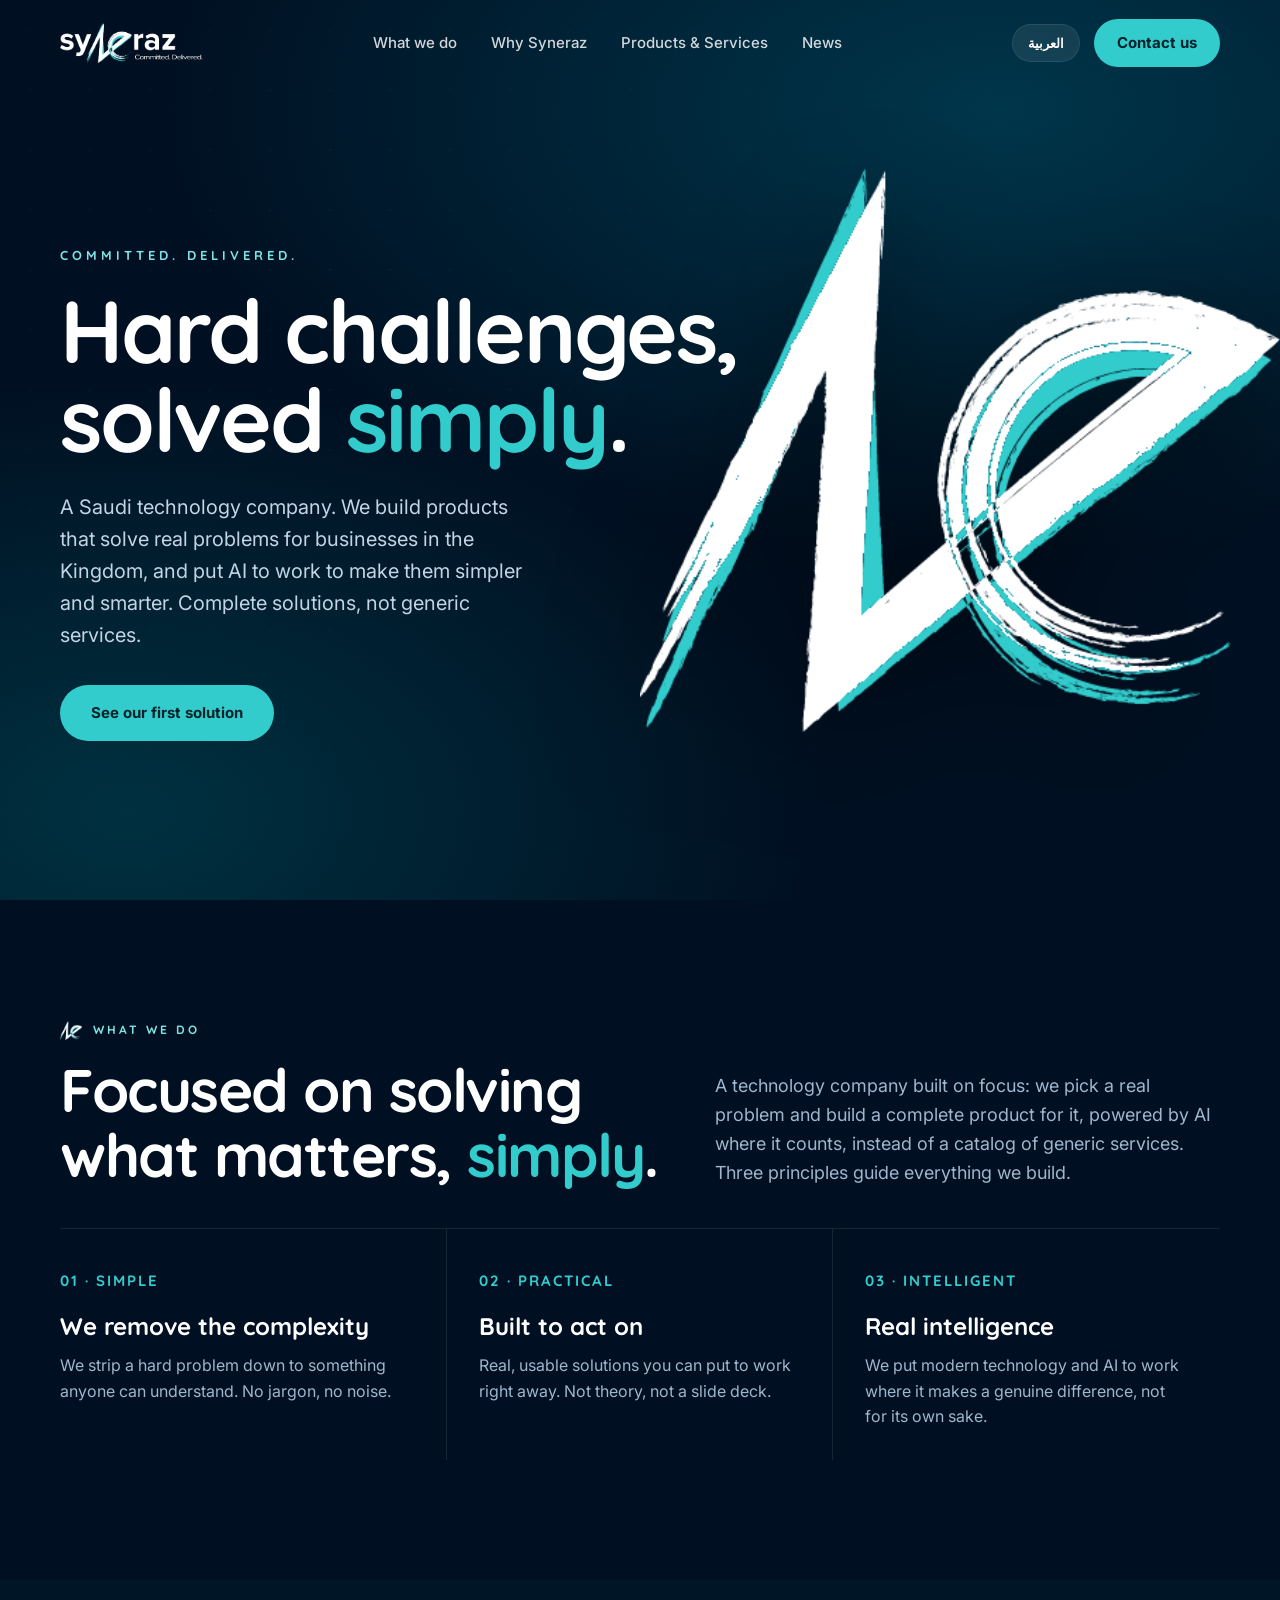
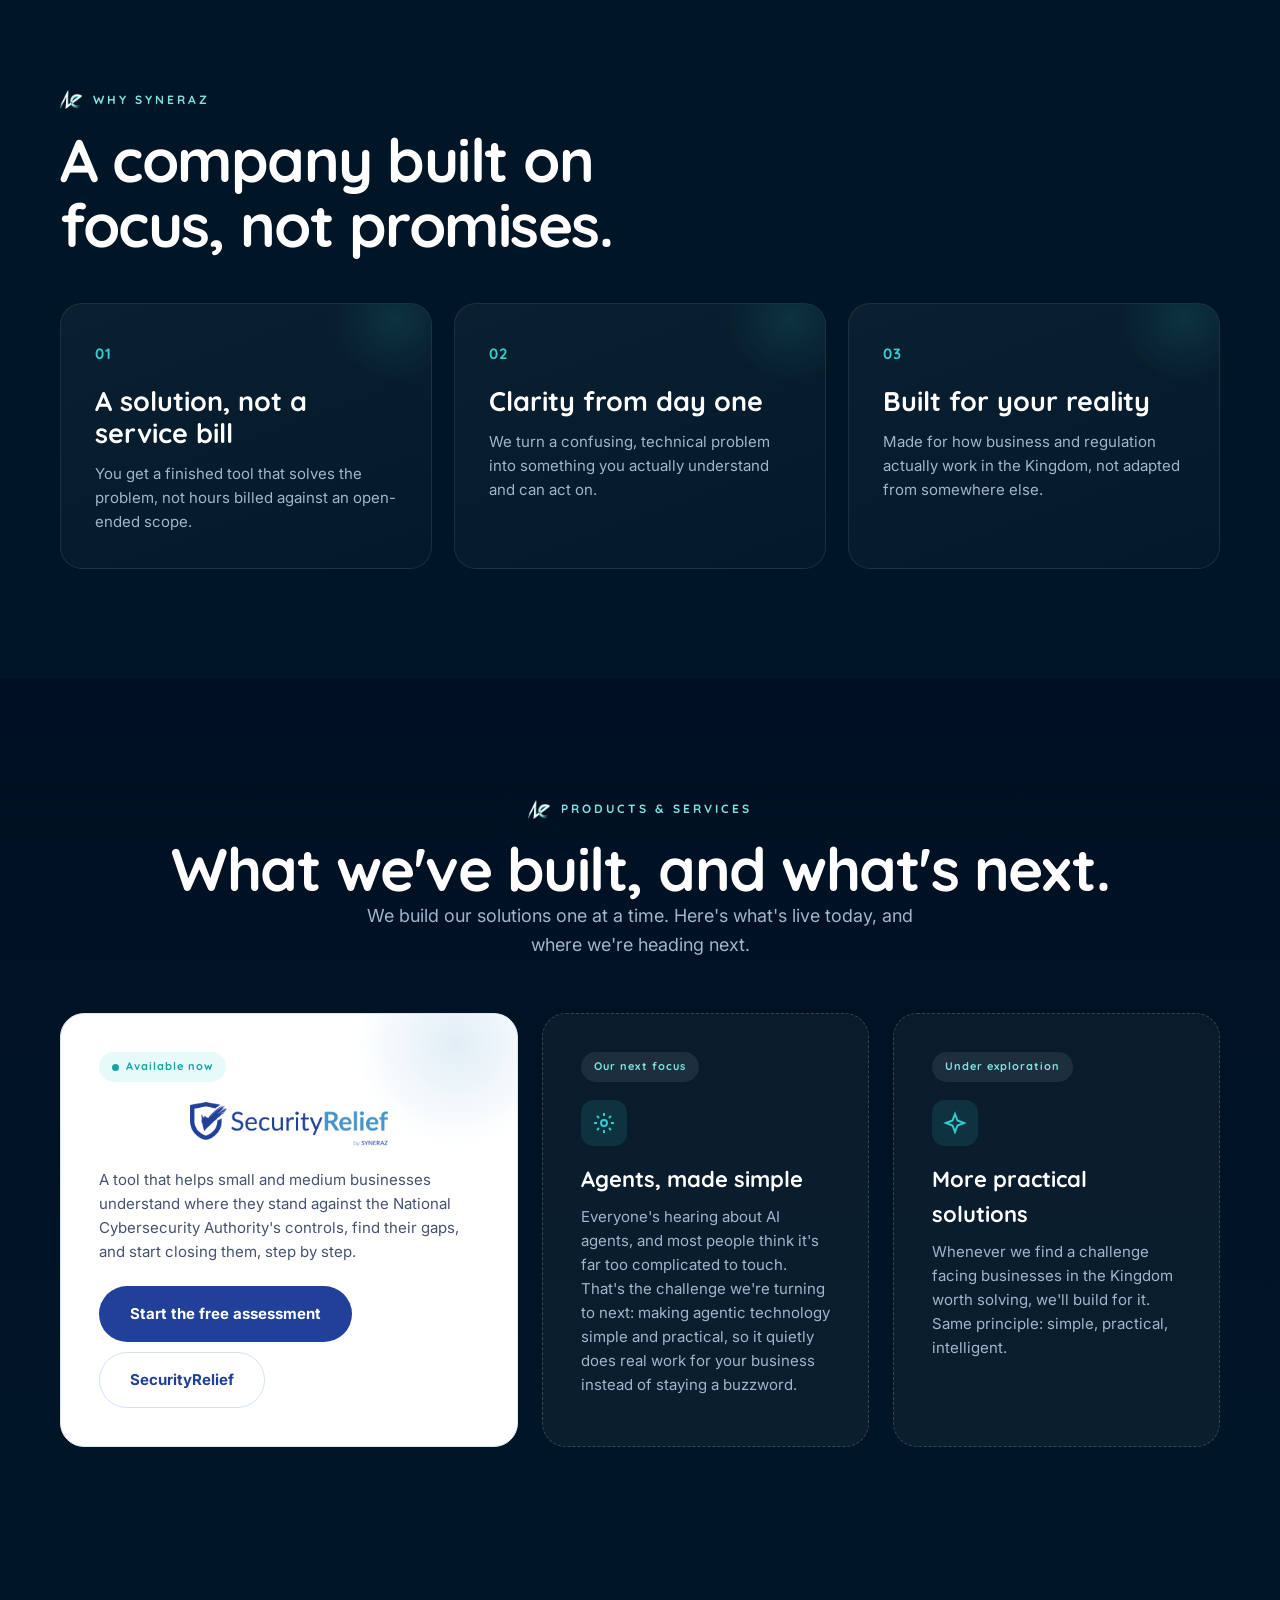
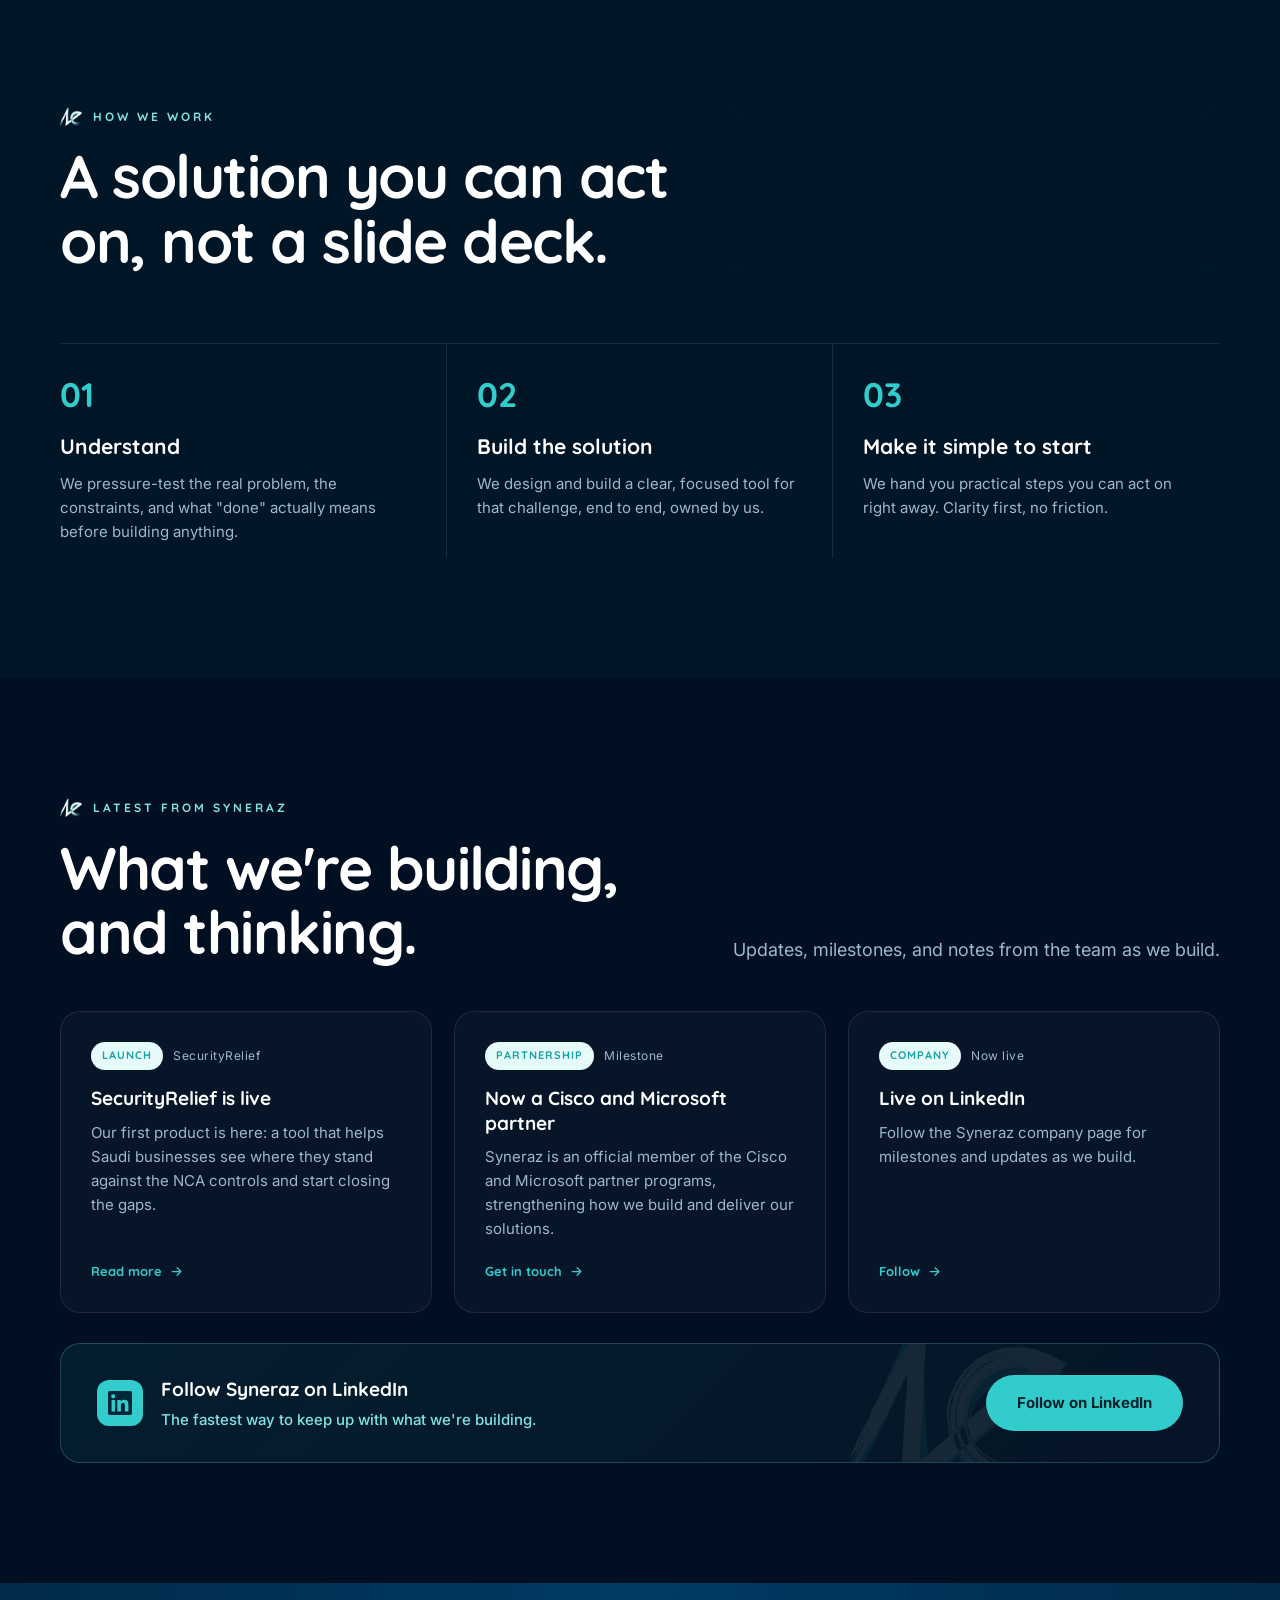
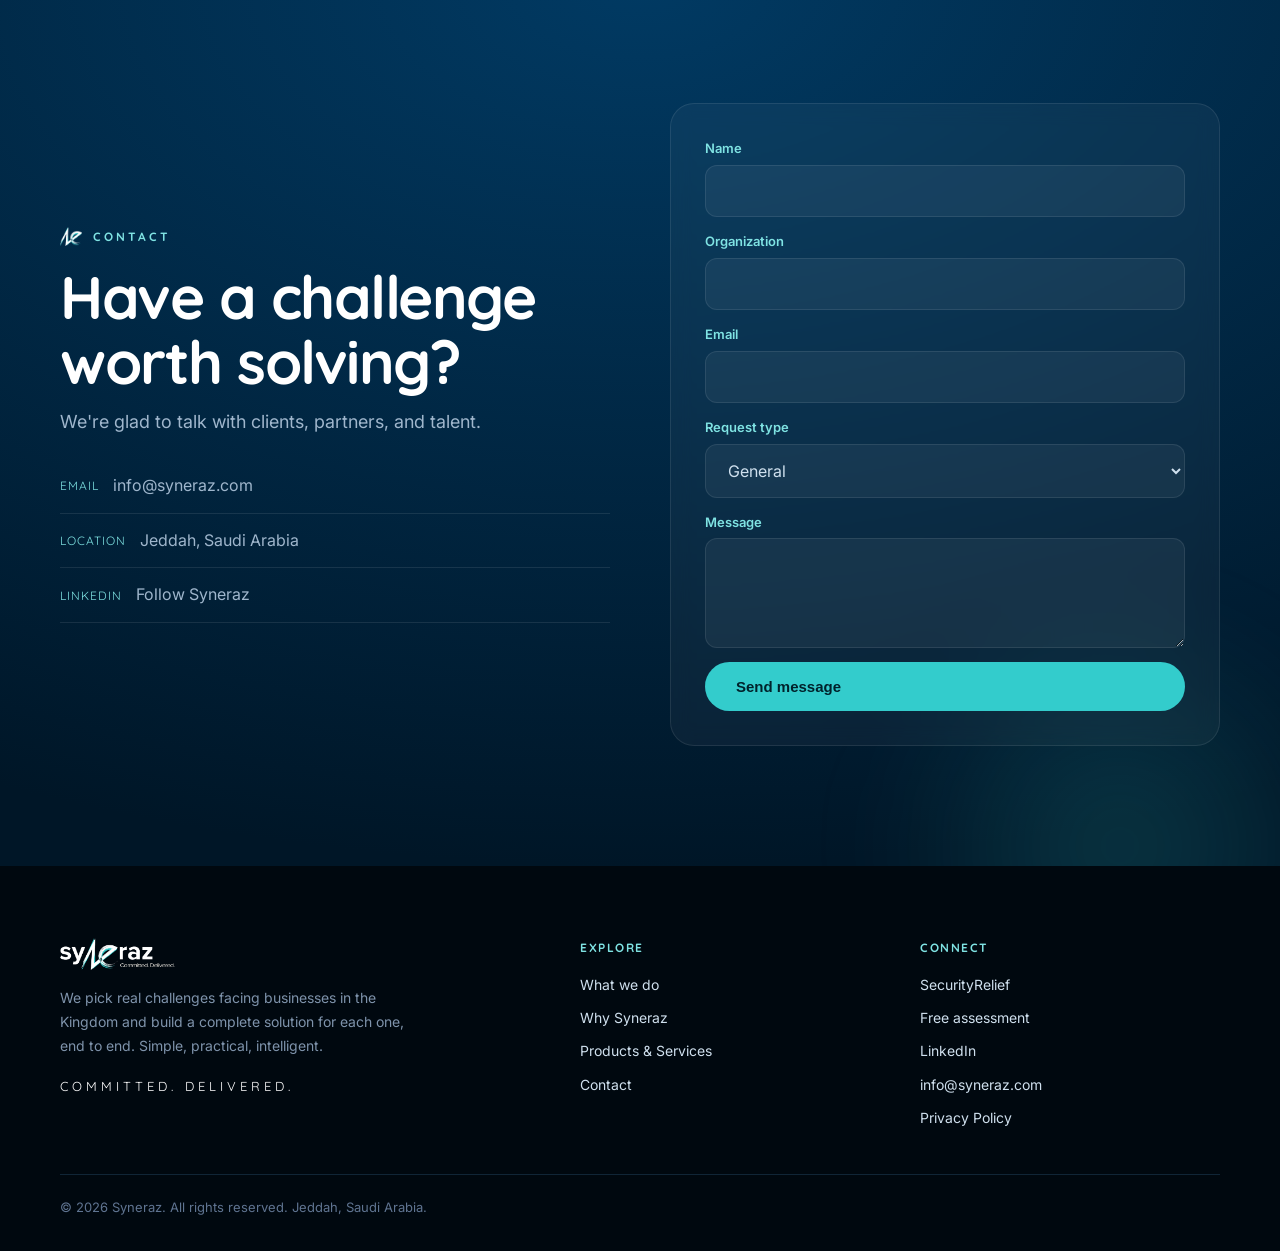
<file: index.html>
<!doctype html>
<html lang="en" dir="ltr">
<head>
<meta charset="utf-8">
<meta name="viewport" content="width=device-width, initial-scale=1">
<title>Syneraz — AI-powered technology solutions for the challenges businesses in the Kingdom face</title>
<meta name="description" content="Syneraz is a Saudi technology company. We build complete products, powered by AI, that solve real problems for businesses in the Kingdom, from cybersecurity compliance to AI agents. Our first product is SecurityRelief.">
<link rel="canonical" href="https://syneraz.com/">
<link rel="alternate" hreflang="en" href="https://syneraz.com/">
<link rel="alternate" hreflang="ar" href="https://syneraz.com/ar/">
<link rel="alternate" hreflang="x-default" href="https://syneraz.com/">
<meta property="og:type" content="website">
<meta property="og:site_name" content="Syneraz">
<meta property="og:locale" content="en_US">
<meta property="og:locale:alternate" content="ar_SA">
<meta property="og:title" content="Syneraz — Committed. Delivered.">
<meta property="og:description" content="A Saudi technology company building AI-powered products that solve real problems, end to end.">
<meta property="og:url" content="https://syneraz.com/">
<meta property="og:image" content="https://syneraz.com/assets/img/og-image.png">
<meta name="twitter:card" content="summary_large_image">
<meta name="twitter:title" content="Syneraz — Committed. Delivered.">
<meta name="twitter:description" content="A Saudi technology company building AI-powered products that solve real problems, end to end.">
<meta name="twitter:image" content="https://syneraz.com/assets/img/og-image.png">
<meta name="theme-color" content="#001022">
<link rel="icon" href="assets/img/favicon.ico" sizes="any">
<link rel="icon" type="image/png" sizes="32x32" href="assets/img/favicon-32.png">
<link rel="apple-touch-icon" href="assets/img/apple-touch-icon.png">
<link rel="preconnect" href="https://fonts.googleapis.com">
<link rel="preconnect" href="https://fonts.gstatic.com" crossorigin>
<link href="https://fonts.googleapis.com/css2?family=Inter:wght@400;500;600;700;800&family=Quicksand:wght@500;600;700&display=swap" rel="stylesheet">
<link rel="stylesheet" href="assets/css/styles.css">
<script type="application/ld+json">
{"@context":"https://schema.org","@type":"Organization","name":"Syneraz","url":"https://syneraz.com","logo":"https://syneraz.com/assets/img/syneraz-symbol-color.png","description":"A Saudi technology company. Syneraz builds complete products, powered by AI, that solve real problems for businesses in the Kingdom, from cybersecurity compliance to AI agents.","slogan":"Committed. Delivered.","address":{"@type":"PostalAddress","addressLocality":"Jeddah","addressCountry":"SA"},"email":"info@syneraz.com","sameAs":["https://www.linkedin.com/company/syneraz"]}
</script>
</head>
<body>
<header id="hdr">
  <div class="wrap nav">
    <a class="logo" href="#top" aria-label="Syneraz home"><img src="assets/img/syneraz-logo-reversed.png" alt="Syneraz"></a>
    <nav aria-label="Primary"><ul>
      <li><a href="#what">What we do</a></li>
      <li><a href="#why">Why Syneraz</a></li>
      <li><a href="#product">Products &amp; Services</a></li>
      <li><a href="#latest">News</a></li>
    </ul></nav>
    <div class="nav-right">
      <a class="lang" href="ar/index.html" aria-label="التبديل إلى العربية" lang="ar">العربية</a>
      <a href="#contact" class="btn teal" style="padding:11px 22px">Contact us</a>
      <button class="menu-btn" id="menuBtn" aria-label="Menu" aria-expanded="false"><svg viewBox="0 0 24 24"><path d="M3 6h18M3 12h18M3 18h18" stroke-linecap="round"/></svg></button>
    </div>
  </div>
  <div class="mobile-nav" id="mobileNav">
    <a href="#what">What we do</a><a href="#why">Why Syneraz</a><a href="#product">Products &amp; Services</a><a href="#latest">News</a><a href="#contact">Contact us</a>
  </div>
</header>

<span id="top"></span>
<!-- HERO -->
<section class="hero">
  <div class="grid-ov"></div>
  <img class="hero-mono" src="assets/img/hero-monogram.png" alt="" aria-hidden="true">
  <div class="wrap">
    <div class="sig reveal in">COMMITTED. DELIVERED.</div>
    <h1 class="reveal in d1">Hard challenges,<br>solved <span class="t">simply</span>.</h1>
    <p class="reveal in d2">A Saudi technology company. We build products that solve real problems for businesses in the Kingdom, and put AI to work to make them simpler and smarter. Complete solutions, not generic services.</p>
    <div class="cta reveal in d3">
      <a href="#product" class="btn teal">See our first solution</a>
    </div>
  </div>
</section>


<!-- WHAT -->
<section class="do" id="what">
  <div class="wrap">
    <div class="head">
      <div class="reveal"><div class="eyebrow">What we do</div><h2>Focused on solving what matters, <span class="brushword">simply</span>.</h2></div>
      <p class="lead reveal d1">A technology company built on focus: we pick a real problem and build a complete product for it, powered by AI where it counts, instead of a catalog of generic services. Three principles guide everything we build.</p>
    </div>
    <div class="principles">
      <div class="principle reveal"><div class="n">01 · SIMPLE</div><h3>We remove the complexity</h3><p>We strip a hard problem down to something anyone can understand. No jargon, no noise.</p></div>
      <div class="principle reveal d1"><div class="n">02 · PRACTICAL</div><h3>Built to act on</h3><p>Real, usable solutions you can put to work right away. Not theory, not a slide deck.</p></div>
      <div class="principle reveal d2"><div class="n">03 · INTELLIGENT</div><h3>Real intelligence</h3><p>We put modern technology and AI to work where it makes a genuine difference, not for its own sake.</p></div>
    </div>
  </div>
</section>

<!-- WHY SYNERAZ — three defensible pillars (no fabricated equity; pre-revenue) -->
<section class="why" id="why">
  <div class="wrap">
    <div class="why-head reveal">
      <div class="eyebrow">Why Syneraz</div>
      <h2>A company built on focus, not promises.</h2>
    </div>
    <div class="grid">
      <div class="stat reveal"><span class="qn">01</span><div class="big">A solution, not a service bill</div><p>You get a finished tool that solves the problem, not hours billed against an open-ended scope.</p></div>
      <div class="stat reveal d1"><span class="qn">02</span><div class="big">Clarity from day one</div><p>We turn a confusing, technical problem into something you actually understand and can act on.</p></div>
      <div class="stat reveal d2"><span class="qn">03</span><div class="big">Built for your reality</div><p>Made for how business and regulation actually work in the Kingdom, not adapted from somewhere else.</p></div>
    </div>
  </div>
</section>

<!-- PRODUCTS & SERVICES — 3-card (SecurityRelief live + Agent tech + more) -->
<section class="ps" id="product">
  <div class="wrap">
    <div class="head reveal">
      <div class="eyebrow" style="justify-content:center">Products &amp; Services</div>
      <h2>What we've built, and what's next.</h2>
      <p class="lead">We build our solutions one at a time. Here's what's live today, and where we're heading next.</p>
    </div>
    <div class="ps-grid">
      <div class="pcard feature reveal">
        <span class="tagx tag-live"><span class="livedot"></span> Available now</span>
        <img class="sr-lockup" src="assets/img/sr-endorsed.png" alt="SecurityRelief by Syneraz">
        <p>A tool that helps small and medium businesses understand where they stand against the National Cybersecurity Authority's controls, find their gaps, and start closing them, step by step.</p>
        <div class="cta">
          <a href="https://assessment.securityrelief.com" class="btn srfill">Start the free assessment</a>
          <a href="https://securityrelief.com" class="btn srline">SecurityRelief</a>
        </div>
      </div>
      <div class="pcard soon reveal d1">
        <span class="tagx tag-soon">Our next focus</span>
        <div class="ic" aria-hidden="true"><svg viewBox="0 0 24 24"><circle cx="12" cy="12" r="3"/><path d="M12 2v3M12 19v3M2 12h3M19 12h3M5 5l2 2M17 17l2 2M19 5l-2 2M7 17l-2 2"/></svg></div>
        <h3>Agents, made simple</h3>
        <p>Everyone's hearing about AI agents, and most people think it's far too complicated to touch. That's the challenge we're turning to next: making agentic technology simple and practical, so it quietly does real work for your business instead of staying a buzzword.</p>
      </div>
      <div class="pcard soon reveal d2">
        <span class="tagx tag-soon">Under exploration</span>
        <div class="ic" aria-hidden="true"><svg viewBox="0 0 24 24"><path d="M12 3l2.5 6.5L21 12l-6.5 2.5L12 21l-2.5-6.5L3 12l6.5-2.5z"/></svg></div>
        <h3>More practical solutions</h3>
        <p>Whenever we find a challenge facing businesses in the Kingdom worth solving, we'll build for it. Same principle: simple, practical, intelligent.</p>
      </div>
    </div>
  </div>
</section>

<!-- HOW -->
<section class="how" id="how">
  <div class="wrap">
    <div class="top">
      <div class="reveal"><div class="eyebrow">How we work</div><h2>A solution you can act on, not a slide deck.</h2></div>
      <div class="how-glass reveal d1">
        <p>We turn a hard problem into something <span class="g">simple to understand and easy to start on</span>. The same approach behind every Syneraz solution.</p>
      </div>
    </div>
    <div class="steps">
      <div class="step reveal"><span class="k">01</span><h4>Understand</h4><p>We pressure-test the real problem, the constraints, and what "done" actually means before building anything.</p></div>
      <div class="step reveal d1"><span class="k">02</span><h4>Build the solution</h4><p>We design and build a clear, focused tool for that challenge, end to end, owned by us.</p></div>
      <div class="step reveal d2"><span class="k">03</span><h4>Make it simple to start</h4><p>We hand you practical steps you can act on right away. Clarity first, no friction.</p></div>
    </div>
  </div>
</section>

<!-- LATEST / NEWS (Option A: light strip + LinkedIn CTA; cards are slots for real posts) -->
<section class="latest" id="latest">
  <div class="wrap">
    <div class="head reveal">
      <div>
        <div class="eyebrow">Latest from Syneraz</div>
        <h2>What we're building, and thinking.</h2>
      </div>
      <p class="lead">Updates, milestones, and notes from the team as we build.</p>
    </div>
    <div class="news-grid">
      <article class="news reveal">
        <div class="meta"><span class="pill">Launch</span><span class="date">SecurityRelief</span></div>
        <h4>SecurityRelief is live</h4>
        <p>Our first product is here: a tool that helps Saudi businesses see where they stand against the NCA controls and start closing the gaps.</p>
        <a class="more" href="https://securityrelief.com" target="_blank" rel="noopener">Read more <svg viewBox="0 0 24 24"><path d="M5 12h14M13 6l6 6-6 6" stroke-linecap="round" stroke-linejoin="round"/></svg></a>
      </article>
      <article class="news reveal d1">
        <div class="meta"><span class="pill">Partnership</span><span class="date">Milestone</span></div>
        <h4>Now a Cisco and Microsoft partner</h4>
        <p>Syneraz is an official member of the Cisco and Microsoft partner programs, strengthening how we build and deliver our solutions.</p>
        <a class="more" href="#contact">Get in touch <svg viewBox="0 0 24 24"><path d="M5 12h14M13 6l6 6-6 6" stroke-linecap="round" stroke-linejoin="round"/></svg></a>
      </article>
      <article class="news reveal d2">
        <div class="meta"><span class="pill">Company</span><span class="date">Now live</span></div>
        <h4>Live on LinkedIn</h4>
        <p>Follow the Syneraz company page for milestones and updates as we build.</p>
        <a class="more" href="https://www.linkedin.com/company/syneraz" target="_blank" rel="noopener">Follow <svg viewBox="0 0 24 24"><path d="M5 12h14M13 6l6 6-6 6" stroke-linecap="round" stroke-linejoin="round"/></svg></a>
      </article>
    </div>
    <div class="li-cta reveal d1">
      <div class="left">
        <span class="li-ic" aria-hidden="true"><svg viewBox="0 0 24 24"><path d="M20.45 20.45h-3.56v-5.57c0-1.33-.02-3.04-1.85-3.04-1.85 0-2.14 1.45-2.14 2.94v5.67H9.34V9h3.42v1.56h.05c.48-.9 1.64-1.85 3.37-1.85 3.6 0 4.27 2.37 4.27 5.46v6.28zM5.34 7.43a2.07 2.07 0 1 1 0-4.13 2.07 2.07 0 0 1 0 4.13zM7.12 20.45H3.55V9h3.57v11.45zM22.22 0H1.77C.8 0 0 .78 0 1.74v20.52C0 23.22.8 24 1.77 24h20.45c.98 0 1.78-.78 1.78-1.74V1.74C24 .78 23.2 0 22.22 0z"/></svg></span>
        <div class="t">Follow Syneraz on LinkedIn<span>The fastest way to keep up with what we're building.</span></div>
      </div>
      <a href="https://www.linkedin.com/company/syneraz" target="_blank" rel="noopener" class="btn teal">Follow on LinkedIn</a>
    </div>
  </div>
</section>

<!-- CONTACT -->
<section class="contact" id="contact">
  <div class="wrap inner">
    <div class="reveal">
      <div class="eyebrow">Contact</div>
      <h2>Have a challenge<br>worth solving?</h2>
      <p class="lead">We're glad to talk with clients, partners, and talent.</p>
      <div class="ci">
        <a href="mailto:info@syneraz.com"><span class="k">Email</span> info@syneraz.com</a>
        <div class="rowi"><span class="k">Location</span> Jeddah, Saudi Arabia</div>
        <a href="https://www.linkedin.com/company/syneraz" target="_blank" rel="noopener"><span class="k">LinkedIn</span> Follow Syneraz</a>
      </div>
    </div>
    <form class="reveal d1" id="contactForm" novalidate>
      <div class="field"><label for="f-name">Name</label><input id="f-name" name="name" type="text" autocomplete="name" required></div>
      <div class="field"><label for="f-org">Organization</label><input id="f-org" name="organization" type="text"></div>
      <div class="field"><label for="f-email">Email</label><input id="f-email" name="email" type="email" required></div>
      <div class="field"><label for="f-intent">Request type</label>
        <select id="f-intent" name="intent"><option value="general">General</option><option value="partnership">Partnership</option><option value="talent">Work with us</option></select></div>
      <div class="field"><label for="f-msg">Message</label><textarea id="f-msg" name="message" required></textarea></div>
      <input type="text" name="website" tabindex="-1" autocomplete="off" aria-hidden="true" style="position:absolute;left:-9999px">
      <button class="btn teal" type="submit">Send message</button>
    </form>
  </div>
</section>

<footer>
  <div class="wrap">
    <div class="ftop">
      <div class="fbrand">
        <img class="flogo" src="assets/img/syneraz-logo-reversed.png" alt="Syneraz">
        <p>We pick real challenges facing businesses in the Kingdom and build a complete solution for each one, end to end. Simple, practical, intelligent.</p>
        <div class="fsig">COMMITTED. DELIVERED.</div>
      </div>
      <div class="fcol">
        <h5>Explore</h5>
        <nav aria-label="Footer explore">
          <a href="#what">What we do</a>
          <a href="#why">Why Syneraz</a>
          <a href="#product">Products &amp; Services</a>
          <a href="#contact">Contact</a>
        </nav>
      </div>
      <div class="fcol">
        <h5>Connect</h5>
        <nav aria-label="Footer connect">
          <a href="https://securityrelief.com" target="_blank" rel="noopener">SecurityRelief</a>
          <a href="https://assessment.securityrelief.com" target="_blank" rel="noopener">Free assessment</a>
          <a href="https://www.linkedin.com/company/syneraz" target="_blank" rel="noopener">LinkedIn</a>
          <a href="mailto:info@syneraz.com">info@syneraz.com</a>
          <a href="privacy/">Privacy Policy</a>
        </nav>
      </div>
    </div>
    <div class="copy">© 2026 Syneraz. All rights reserved. Jeddah, Saudi Arabia.</div>
  </div>
</footer>
<script src="assets/js/site.js" defer></script>
</body>
</html>
</file>
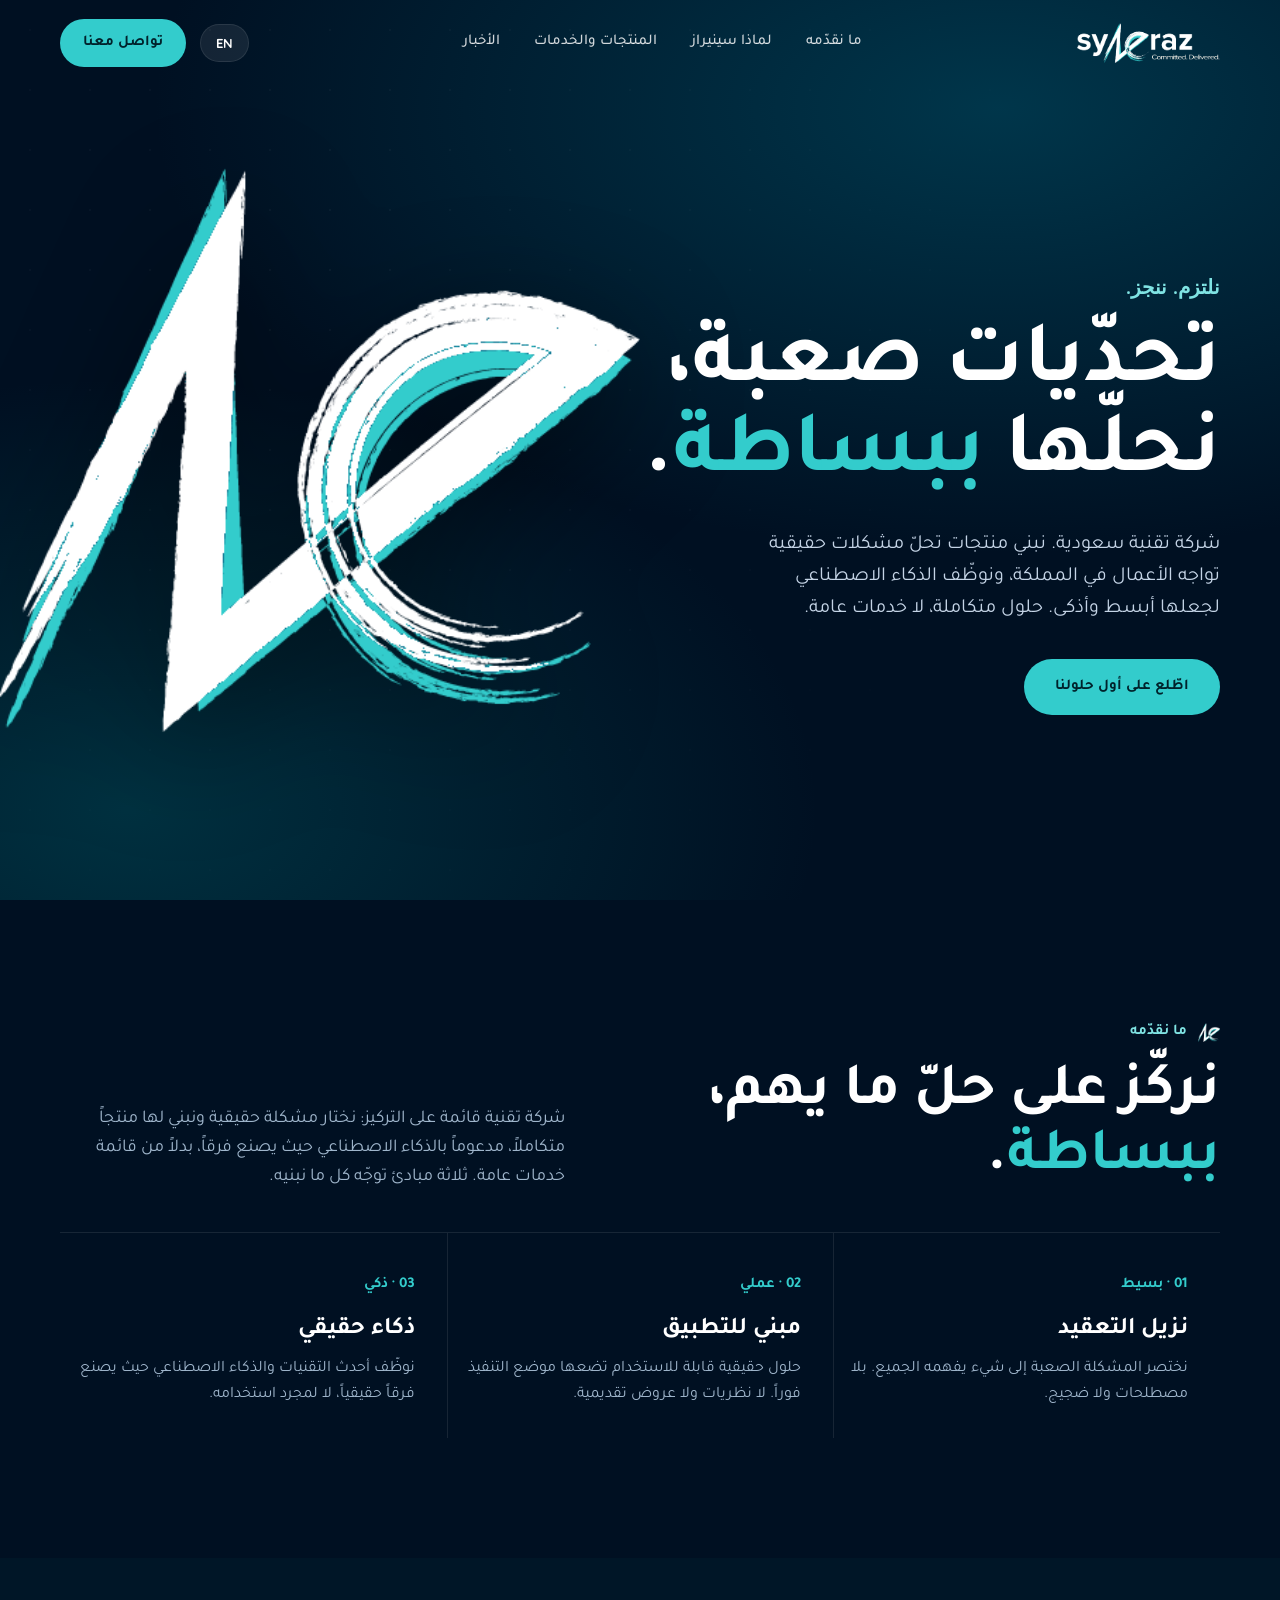
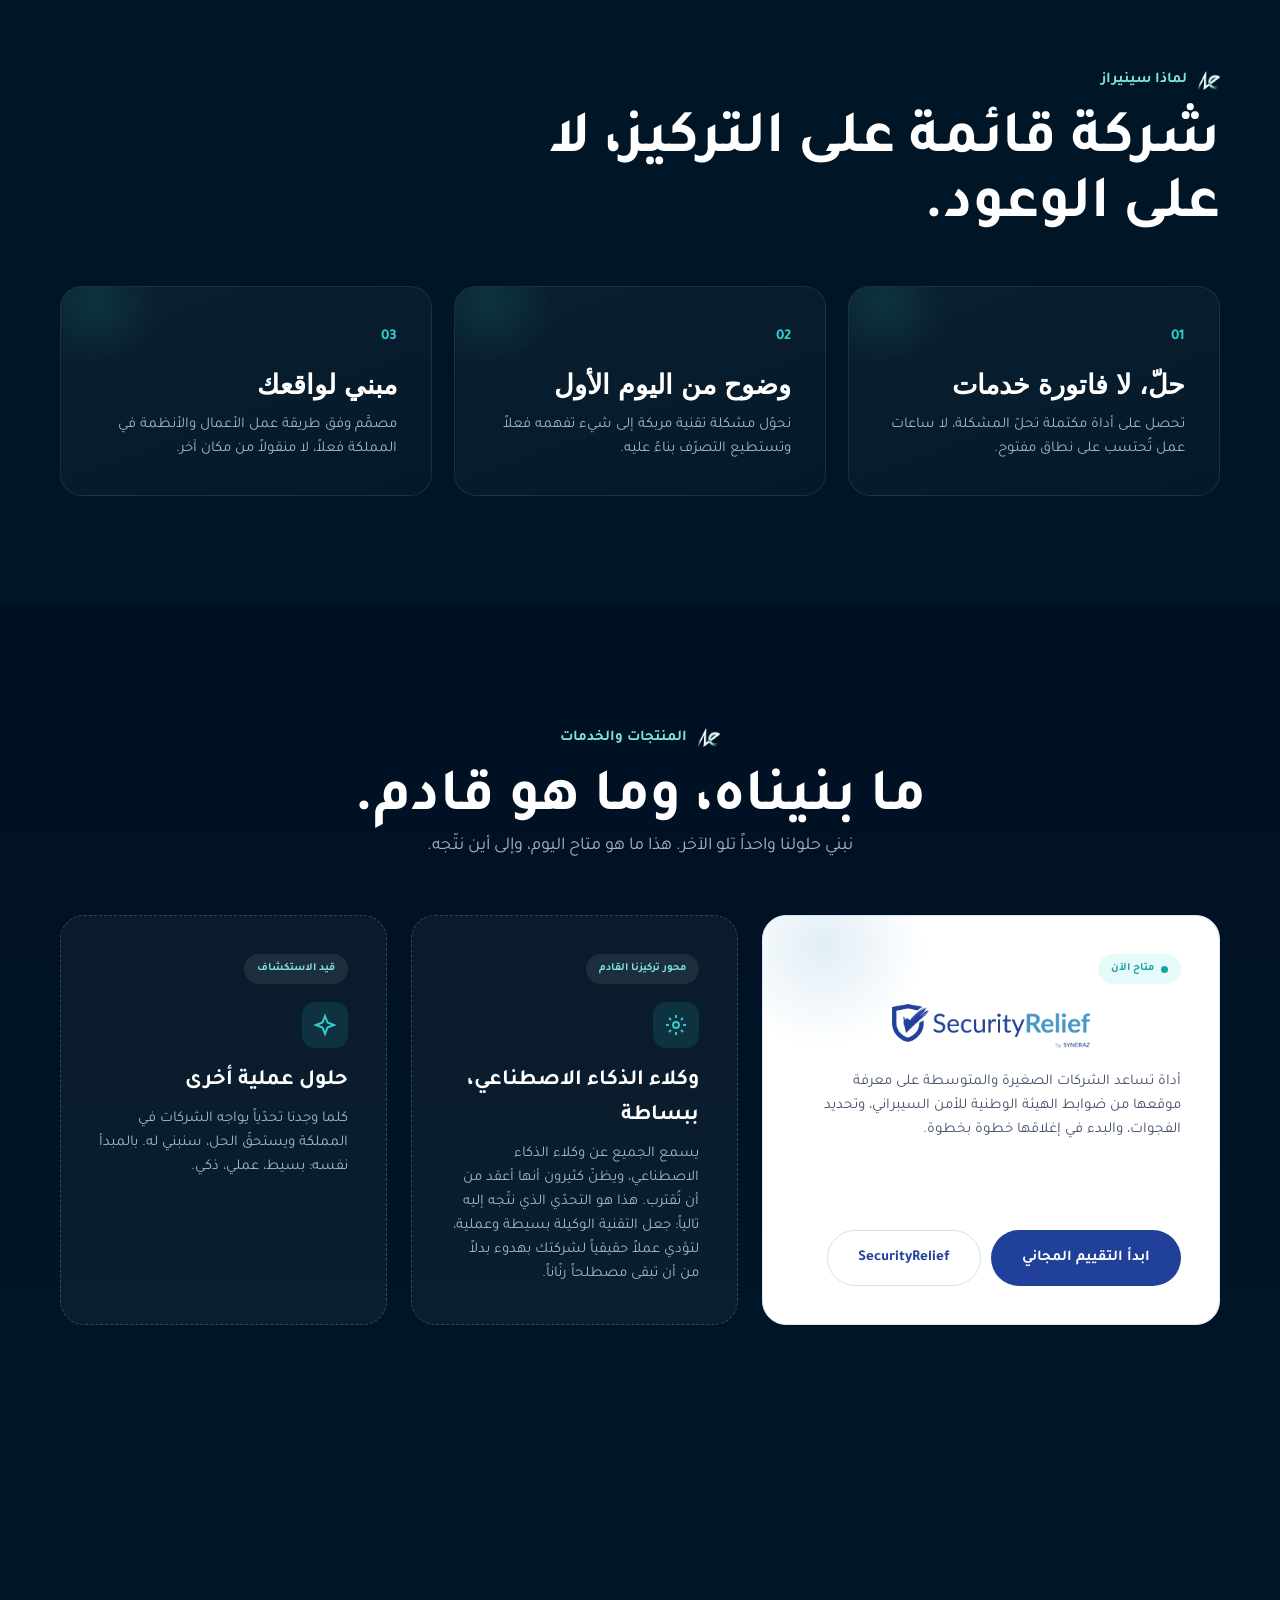
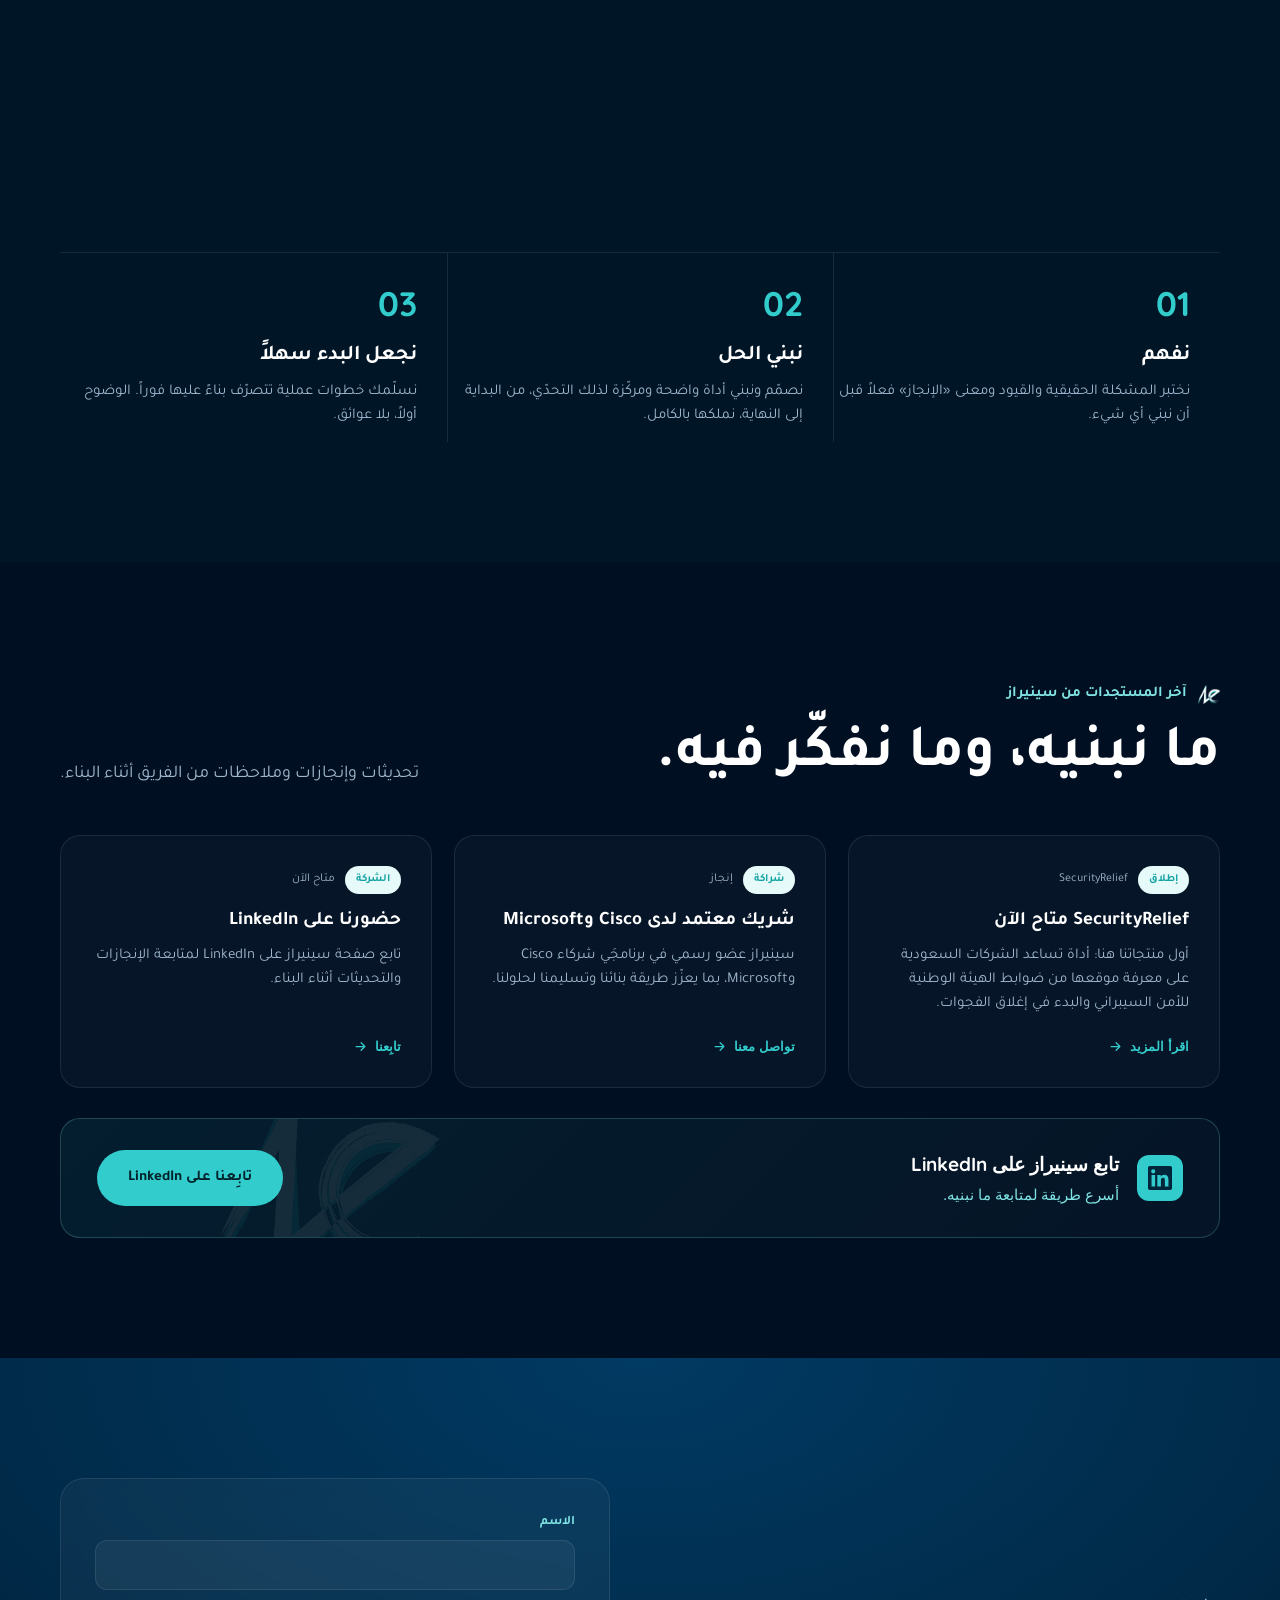
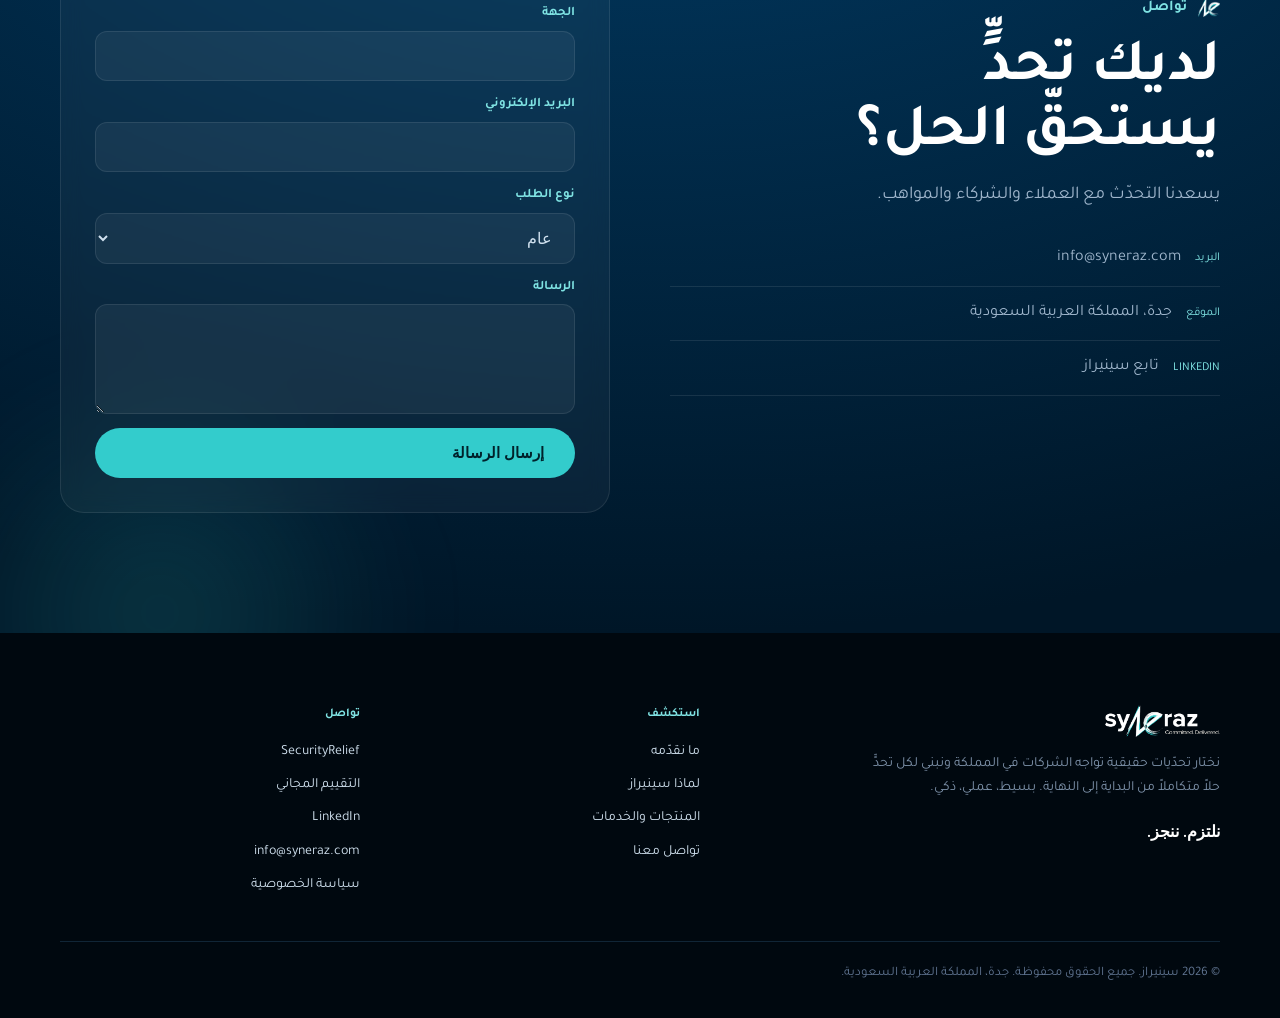
<file: ar/index.html>
<!doctype html>
<html lang="ar" dir="rtl">
<head>
<meta charset="utf-8">
<meta name="viewport" content="width=device-width, initial-scale=1">
<title>سينيراز — حلول تقنية مدعومة بالذكاء الاصطناعي للتحدّيات التي تواجه الشركات في المملكة</title>
<meta name="description" content="سينيراز شركة تقنية سعودية. نبني منتجات متكاملة مدعومة بالذكاء الاصطناعي تحلّ مشكلات حقيقية تواجه الأعمال في المملكة، من الامتثال للأمن السيبراني إلى وكلاء الذكاء الاصطناعي. أول منتجاتنا هو SecurityRelief.">
<link rel="canonical" href="https://syneraz.com/ar/">
<link rel="alternate" hreflang="ar" href="https://syneraz.com/ar/">
<link rel="alternate" hreflang="en" href="https://syneraz.com/">
<link rel="alternate" hreflang="x-default" href="https://syneraz.com/">
<meta property="og:type" content="website">
<meta property="og:site_name" content="Syneraz">
<meta property="og:locale" content="ar_SA">
<meta property="og:locale:alternate" content="en_US">
<meta property="og:title" content="سينيراز — نلتزم. ننجز.">
<meta property="og:description" content="شركة تقنية سعودية تبني منتجات مدعومة بالذكاء الاصطناعي تحلّ مشكلات حقيقية، من البداية إلى النهاية.">
<meta property="og:url" content="https://syneraz.com/ar/">
<meta property="og:image" content="https://syneraz.com/assets/img/og-image.png">
<meta name="twitter:card" content="summary_large_image">
<meta name="twitter:title" content="سينيراز — نلتزم. ننجز.">
<meta name="twitter:description" content="شركة تقنية سعودية تبني منتجات مدعومة بالذكاء الاصطناعي تحلّ مشكلات حقيقية، من البداية إلى النهاية.">
<meta name="theme-color" content="#001022">
<link rel="icon" href="../assets/img/favicon.ico" sizes="any">
<link rel="icon" type="image/png" sizes="32x32" href="../assets/img/favicon-32.png">
<link rel="apple-touch-icon" href="../assets/img/apple-touch-icon.png">
<link rel="preconnect" href="https://fonts.googleapis.com">
<link rel="preconnect" href="https://fonts.gstatic.com" crossorigin>
<link href="https://fonts.googleapis.com/css2?family=Tajawal:wght@400;500;700&family=Quicksand:wght@500;600;700&display=swap" rel="stylesheet">
<link rel="stylesheet" href="../assets/css/styles.css">
<script type="application/ld+json">
{"@context":"https://schema.org","@type":"Organization","name":"Syneraz","alternateName":"سينيراز","url":"https://syneraz.com","logo":"https://syneraz.com/assets/img/syneraz-symbol-color.png","description":"شركة تقنية سعودية. تبني سينيراز منتجات متكاملة مدعومة بالذكاء الاصطناعي تحلّ مشكلات حقيقية تواجه الأعمال في المملكة، من الامتثال للأمن السيبراني إلى وكلاء الذكاء الاصطناعي.","slogan":"نلتزم. ننجز.","address":{"@type":"PostalAddress","addressLocality":"Jeddah","addressCountry":"SA"},"email":"info@syneraz.com","sameAs":["https://www.linkedin.com/company/syneraz"]}
</script>
</head>
<body>
<header id="hdr">
  <div class="wrap nav">
    <a class="logo" href="#top" aria-label="سينيراز — الصفحة الرئيسية"><img src="../assets/img/syneraz-logo-reversed.png" alt="Syneraz"></a>
    <nav aria-label="رئيسية"><ul>
      <li><a href="#what">ما نقدّمه</a></li>
      <li><a href="#why">لماذا سينيراز</a></li>
      <li><a href="#product">المنتجات والخدمات</a></li>
      <li><a href="#latest">الأخبار</a></li>
    </ul></nav>
    <div class="nav-right">
      <a class="lang" href="../index.html" aria-label="Switch to English" lang="en">EN</a>
      <a href="#contact" class="btn teal" style="padding:11px 22px">تواصل معنا</a>
      <button class="menu-btn" id="menuBtn" aria-label="القائمة" aria-expanded="false"><svg viewBox="0 0 24 24"><path d="M3 6h18M3 12h18M3 18h18" stroke-linecap="round"/></svg></button>
    </div>
  </div>
  <div class="mobile-nav" id="mobileNav">
    <a href="#what">ما نقدّمه</a><a href="#why">لماذا سينيراز</a><a href="#product">المنتجات والخدمات</a><a href="#latest">الأخبار</a><a href="#contact">تواصل معنا</a>
  </div>
</header>

<span id="top"></span>
<!-- HERO -->
<section class="hero">
  <div class="grid-ov"></div>
  <img class="hero-mono" src="../assets/img/hero-monogram.png" alt="" aria-hidden="true">
  <div class="wrap">
    <div class="sig reveal in">نلتزم. ننجز.</div>
    <h1 class="reveal in d1">تحدّيات صعبة،<br>نحلّها <span class="t">ببساطة</span>.</h1>
    <p class="reveal in d2">شركة تقنية سعودية. نبني منتجات تحلّ مشكلات حقيقية تواجه الأعمال في المملكة، ونوظّف الذكاء الاصطناعي لجعلها أبسط وأذكى. حلول متكاملة، لا خدمات عامة.</p>
    <div class="cta reveal in d3">
      <a href="#product" class="btn teal">اطّلع على أول حلولنا</a>
    </div>
  </div>
</section>


<!-- WHAT -->
<section class="do" id="what">
  <div class="wrap">
    <div class="head">
      <div class="reveal"><div class="eyebrow">ما نقدّمه</div><h2>نركّز على حلّ ما يهم، <span class="brushword">ببساطة</span>.</h2></div>
      <p class="lead reveal d1">شركة تقنية قائمة على التركيز: نختار مشكلة حقيقية ونبني لها منتجاً متكاملاً، مدعوماً بالذكاء الاصطناعي حيث يصنع فرقاً، بدلاً من قائمة خدمات عامة. ثلاثة مبادئ توجّه كل ما نبنيه.</p>
    </div>
    <div class="principles">
      <div class="principle reveal"><div class="n">01 · بسيط</div><h3>نزيل التعقيد</h3><p>نختصر المشكلة الصعبة إلى شيء يفهمه الجميع. بلا مصطلحات ولا ضجيج.</p></div>
      <div class="principle reveal d1"><div class="n">02 · عملي</div><h3>مبني للتطبيق</h3><p>حلول حقيقية قابلة للاستخدام تضعها موضع التنفيذ فوراً. لا نظريات ولا عروض تقديمية.</p></div>
      <div class="principle reveal d2"><div class="n">03 · ذكي</div><h3>ذكاء حقيقي</h3><p>نوظّف أحدث التقنيات والذكاء الاصطناعي حيث يصنع فرقاً حقيقياً، لا لمجرد استخدامه.</p></div>
    </div>
  </div>
</section>

<!-- WHY SYNERAZ — three defensible pillars (no fabricated equity; pre-revenue) -->
<section class="why" id="why">
  <div class="wrap">
    <div class="why-head reveal">
      <div class="eyebrow">لماذا سينيراز</div>
      <h2>شركة قائمة على التركيز، لا على الوعود.</h2>
    </div>
    <div class="grid">
      <div class="stat reveal"><span class="qn">01</span><div class="big">حلّ، لا فاتورة خدمات</div><p>تحصل على أداة مكتملة تحلّ المشكلة، لا ساعات عمل تُحتسب على نطاق مفتوح.</p></div>
      <div class="stat reveal d1"><span class="qn">02</span><div class="big">وضوح من اليوم الأول</div><p>نحوّل مشكلة تقنية مربكة إلى شيء تفهمه فعلاً وتستطيع التصرّف بناءً عليه.</p></div>
      <div class="stat reveal d2"><span class="qn">03</span><div class="big">مبني لواقعك</div><p>مصمَّم وفق طريقة عمل الأعمال والأنظمة في المملكة فعلاً، لا منقولاً من مكان آخر.</p></div>
    </div>
  </div>
</section>

<!-- PRODUCTS & SERVICES — 3-card (SecurityRelief live + Agent tech + more) -->
<section class="ps" id="product">
  <div class="wrap">
    <div class="head reveal">
      <div class="eyebrow" style="justify-content:center">المنتجات والخدمات</div>
      <h2>ما بنيناه، وما هو قادم.</h2>
      <p class="lead">نبني حلولنا واحداً تلو الآخر. هذا ما هو متاح اليوم، وإلى أين نتّجه.</p>
    </div>
    <div class="ps-grid">
      <div class="pcard feature reveal">
        <span class="tagx tag-live"><span class="livedot"></span> متاح الآن</span>
        <img class="sr-lockup" src="../assets/img/sr-endorsed.png" alt="SecurityRelief by Syneraz">
        <p>أداة تساعد الشركات الصغيرة والمتوسطة على معرفة موقعها من ضوابط الهيئة الوطنية للأمن السيبراني، وتحديد الفجوات، والبدء في إغلاقها خطوة بخطوة.</p>
        <div class="cta">
          <a href="https://assessment.securityrelief.com" class="btn srfill">ابدأ التقييم المجاني</a>
          <a href="https://securityrelief.com" class="btn srline">SecurityRelief</a>
        </div>
      </div>
      <div class="pcard soon reveal d1">
        <span class="tagx tag-soon">محور تركيزنا القادم</span>
        <div class="ic" aria-hidden="true"><svg viewBox="0 0 24 24"><circle cx="12" cy="12" r="3"/><path d="M12 2v3M12 19v3M2 12h3M19 12h3M5 5l2 2M17 17l2 2M19 5l-2 2M7 17l-2 2"/></svg></div>
        <h3>وكلاء الذكاء الاصطناعي، ببساطة</h3>
        <p>يسمع الجميع عن وكلاء الذكاء الاصطناعي، ويظنّ كثيرون أنها أعقد من أن تُقترب. هذا هو التحدّي الذي نتّجه إليه تالياً: جعل التقنية الوكيلة بسيطة وعملية، لتؤدي عملاً حقيقياً لشركتك بهدوء بدلاً من أن تبقى مصطلحاً رنّاناً.</p>
      </div>
      <div class="pcard soon reveal d2">
        <span class="tagx tag-soon">قيد الاستكشاف</span>
        <div class="ic" aria-hidden="true"><svg viewBox="0 0 24 24"><path d="M12 3l2.5 6.5L21 12l-6.5 2.5L12 21l-2.5-6.5L3 12l6.5-2.5z"/></svg></div>
        <h3>حلول عملية أخرى</h3>
        <p>كلما وجدنا تحدّياً يواجه الشركات في المملكة ويستحقّ الحل، سنبني له. بالمبدأ نفسه: بسيط، عملي، ذكي.</p>
      </div>
    </div>
  </div>
</section>

<!-- HOW -->
<section class="how" id="how">
  <div class="wrap">
    <div class="top">
      <div class="reveal"><div class="eyebrow">كيف نعمل</div><h2>حلّ تستطيع التصرّف بناءً عليه، لا عرض شرائح.</h2></div>
      <div class="how-glass reveal d1">
        <p>نحوّل المشكلة الصعبة إلى شيء <span class="g">بسيط الفهم وسهل البدء</span>. النهج نفسه وراء كل حلّ من سينيراز.</p>
      </div>
    </div>
    <div class="steps">
      <div class="step reveal"><span class="k">01</span><h4>نفهم</h4><p>نختبر المشكلة الحقيقية والقيود ومعنى «الإنجاز» فعلاً قبل أن نبني أي شيء.</p></div>
      <div class="step reveal d1"><span class="k">02</span><h4>نبني الحل</h4><p>نصمّم ونبني أداة واضحة ومركّزة لذلك التحدّي، من البداية إلى النهاية، نملكها بالكامل.</p></div>
      <div class="step reveal d2"><span class="k">03</span><h4>نجعل البدء سهلاً</h4><p>نسلّمك خطوات عملية تتصرّف بناءً عليها فوراً. الوضوح أولاً، بلا عوائق.</p></div>
    </div>
  </div>
</section>

<!-- LATEST / NEWS (Option A: light strip + LinkedIn CTA; cards are slots for real posts) -->
<section class="latest" id="latest">
  <div class="wrap">
    <div class="head reveal">
      <div>
        <div class="eyebrow">آخر المستجدات من سينيراز</div>
        <h2>ما نبنيه، وما نفكّر فيه.</h2>
      </div>
      <p class="lead">تحديثات وإنجازات وملاحظات من الفريق أثناء البناء.</p>
    </div>
    <div class="news-grid">
      <article class="news reveal">
        <div class="meta"><span class="pill">إطلاق</span><span class="date">SecurityRelief</span></div>
        <h4>SecurityRelief متاح الآن</h4>
        <p>أول منتجاتنا هنا: أداة تساعد الشركات السعودية على معرفة موقعها من ضوابط الهيئة الوطنية للأمن السيبراني والبدء في إغلاق الفجوات.</p>
        <a class="more" href="https://securityrelief.com" target="_blank" rel="noopener">اقرأ المزيد <svg viewBox="0 0 24 24"><path d="M5 12h14M13 6l6 6-6 6" stroke-linecap="round" stroke-linejoin="round"/></svg></a>
      </article>
      <article class="news reveal d1">
        <div class="meta"><span class="pill">شراكة</span><span class="date">إنجاز</span></div>
        <h4>شريك معتمد لدى Cisco وMicrosoft</h4>
        <p>سينيراز عضو رسمي في برنامجَي شركاء Cisco وMicrosoft، بما يعزّز طريقة بنائنا وتسليمنا لحلولنا.</p>
        <a class="more" href="#contact">تواصل معنا <svg viewBox="0 0 24 24"><path d="M5 12h14M13 6l6 6-6 6" stroke-linecap="round" stroke-linejoin="round"/></svg></a>
      </article>
      <article class="news reveal d2">
        <div class="meta"><span class="pill">الشركة</span><span class="date">متاح الآن</span></div>
        <h4>حضورنا على LinkedIn</h4>
        <p>تابع صفحة سينيراز على LinkedIn لمتابعة الإنجازات والتحديثات أثناء البناء.</p>
        <a class="more" href="https://www.linkedin.com/company/syneraz" target="_blank" rel="noopener">تابِعنا <svg viewBox="0 0 24 24"><path d="M5 12h14M13 6l6 6-6 6" stroke-linecap="round" stroke-linejoin="round"/></svg></a>
      </article>
    </div>
    <div class="li-cta reveal d1">
      <div class="left">
        <span class="li-ic" aria-hidden="true"><svg viewBox="0 0 24 24"><path d="M20.45 20.45h-3.56v-5.57c0-1.33-.02-3.04-1.85-3.04-1.85 0-2.14 1.45-2.14 2.94v5.67H9.34V9h3.42v1.56h.05c.48-.9 1.64-1.85 3.37-1.85 3.6 0 4.27 2.37 4.27 5.46v6.28zM5.34 7.43a2.07 2.07 0 1 1 0-4.13 2.07 2.07 0 0 1 0 4.13zM7.12 20.45H3.55V9h3.57v11.45zM22.22 0H1.77C.8 0 0 .78 0 1.74v20.52C0 23.22.8 24 1.77 24h20.45c.98 0 1.78-.78 1.78-1.74V1.74C24 .78 23.2 0 22.22 0z"/></svg></span>
        <div class="t">تابع سينيراز على LinkedIn<span>أسرع طريقة لمتابعة ما نبنيه.</span></div>
      </div>
      <a href="https://www.linkedin.com/company/syneraz" target="_blank" rel="noopener" class="btn teal">تابِعنا على LinkedIn</a>
    </div>
  </div>
</section>

<!-- CONTACT -->
<section class="contact" id="contact">
  <div class="wrap inner">
    <div class="reveal">
      <div class="eyebrow">تواصل</div>
      <h2>لديك تحدٍّ<br>يستحقّ الحل؟</h2>
      <p class="lead">يسعدنا التحدّث مع العملاء والشركاء والمواهب.</p>
      <div class="ci">
        <a href="mailto:info@syneraz.com"><span class="k">البريد</span> info@syneraz.com</a>
        <div class="rowi"><span class="k">الموقع</span> جدة، المملكة العربية السعودية</div>
        <a href="https://www.linkedin.com/company/syneraz" target="_blank" rel="noopener"><span class="k">LinkedIn</span> تابع سينيراز</a>
      </div>
    </div>
    <form class="reveal d1" id="contactForm" novalidate>
      <div class="field"><label for="f-name">الاسم</label><input id="f-name" name="name" type="text" autocomplete="name" required></div>
      <div class="field"><label for="f-org">الجهة</label><input id="f-org" name="organization" type="text"></div>
      <div class="field"><label for="f-email">البريد الإلكتروني</label><input id="f-email" name="email" type="email" required></div>
      <div class="field"><label for="f-intent">نوع الطلب</label>
        <select id="f-intent" name="intent"><option value="general">عام</option><option value="partnership">شراكة</option><option value="talent">انضم إلينا</option></select></div>
      <div class="field"><label for="f-msg">الرسالة</label><textarea id="f-msg" name="message" required></textarea></div>
      <input type="text" name="website" tabindex="-1" autocomplete="off" aria-hidden="true" style="position:absolute;left:-9999px">
      <button class="btn teal" type="submit">إرسال الرسالة</button>
    </form>
  </div>
</section>

<footer>
  <div class="wrap">
    <div class="ftop">
      <div class="fbrand">
        <img class="flogo" src="../assets/img/syneraz-logo-reversed.png" alt="Syneraz">
        <p>نختار تحدّيات حقيقية تواجه الشركات في المملكة ونبني لكل تحدٍّ حلاً متكاملاً من البداية إلى النهاية. بسيط، عملي، ذكي.</p>
        <div class="fsig">نلتزم. ننجز.</div>
      </div>
      <div class="fcol">
        <h5>استكشف</h5>
        <nav aria-label="روابط الاستكشاف">
          <a href="#what">ما نقدّمه</a>
          <a href="#why">لماذا سينيراز</a>
          <a href="#product">المنتجات والخدمات</a>
          <a href="#contact">تواصل معنا</a>
        </nav>
      </div>
      <div class="fcol">
        <h5>تواصل</h5>
        <nav aria-label="روابط التواصل">
          <a href="https://securityrelief.com" target="_blank" rel="noopener">SecurityRelief</a>
          <a href="https://assessment.securityrelief.com" target="_blank" rel="noopener">التقييم المجاني</a>
          <a href="https://www.linkedin.com/company/syneraz" target="_blank" rel="noopener">LinkedIn</a>
          <a href="mailto:info@syneraz.com">info@syneraz.com</a>
          <a href="privacy/">سياسة الخصوصية</a>
        </nav>
      </div>
    </div>
    <div class="copy">© 2026 سينيراز. جميع الحقوق محفوظة. جدة، المملكة العربية السعودية.</div>
  </div>
</footer>
<script src="../assets/js/site.js" defer></script>
</body>
</html>
</file>
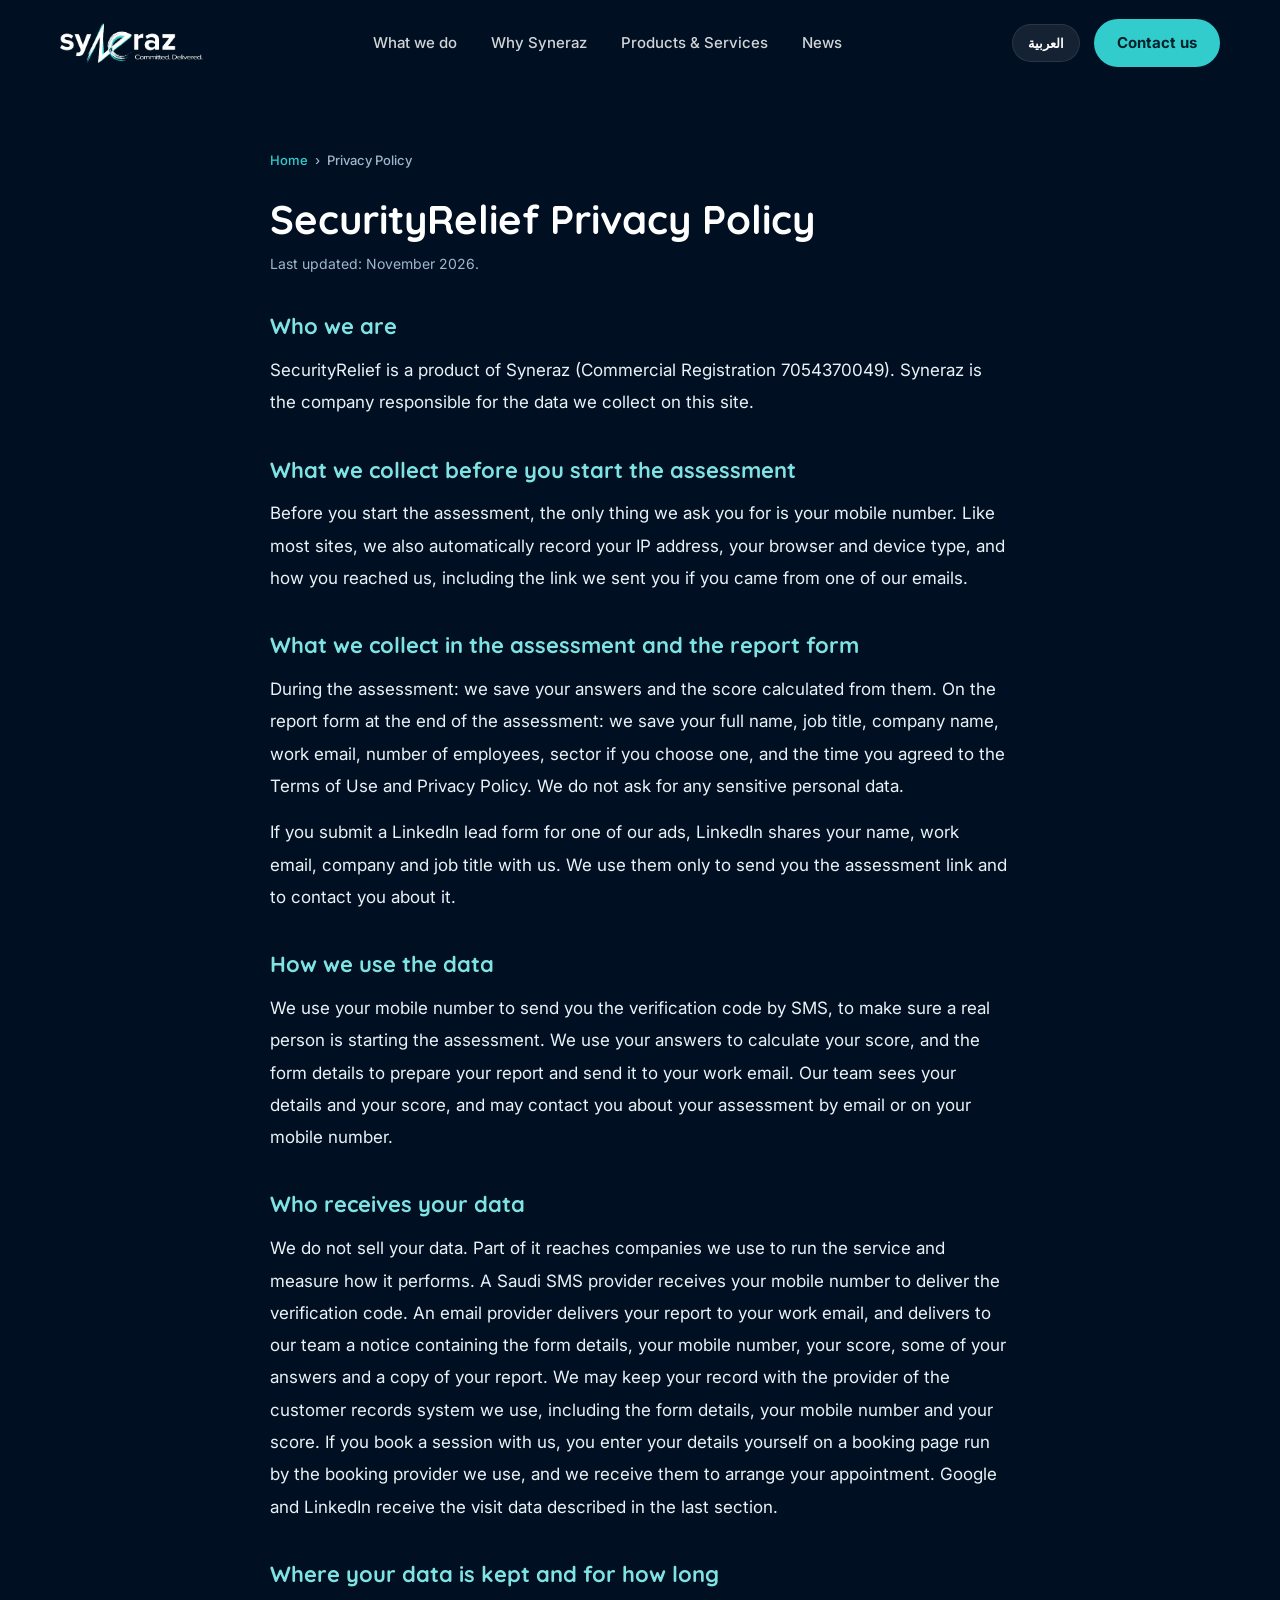
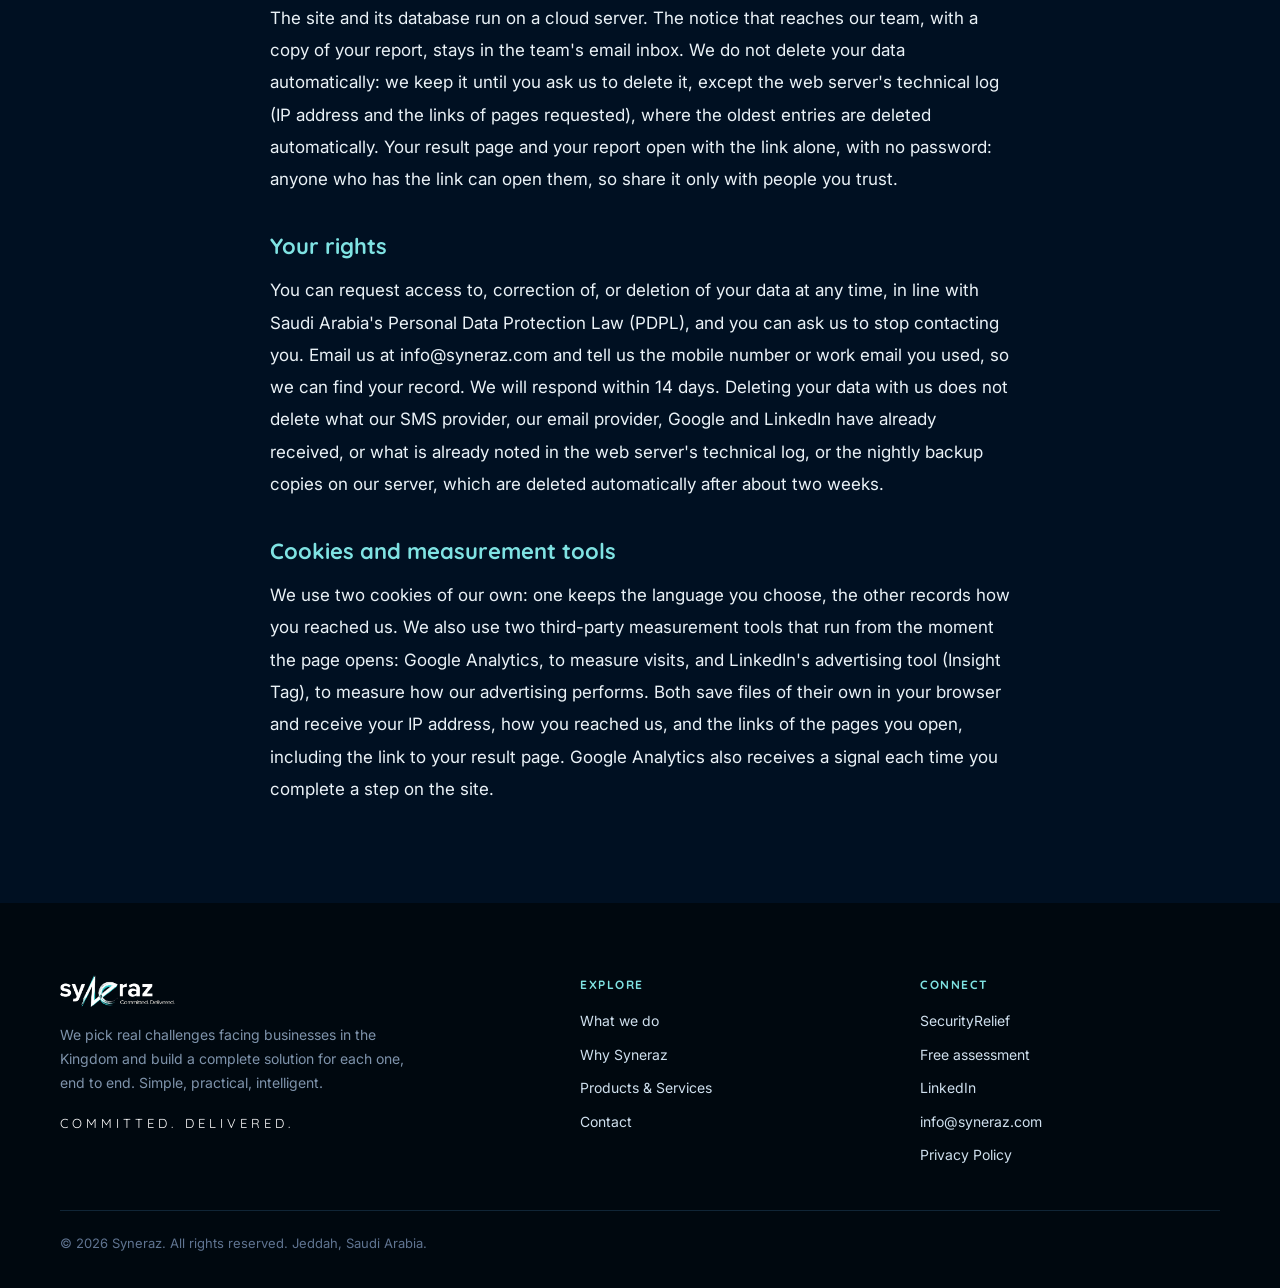
<file: privacy/index.html>
<!doctype html>
<html lang="en" dir="ltr">
<head>
<meta charset="utf-8">
<meta name="viewport" content="width=device-width, initial-scale=1">
<title>SecurityRelief Privacy Policy | Syneraz</title>
<meta name="description" content="How SecurityRelief, a Syneraz product, collects, uses and protects your data.">
<link rel="canonical" href="https://syneraz.com/privacy/">
<link rel="alternate" hreflang="en" href="https://syneraz.com/privacy/">
<link rel="alternate" hreflang="ar" href="https://syneraz.com/ar/privacy/">
<link rel="alternate" hreflang="x-default" href="https://syneraz.com/privacy/">
<meta name="theme-color" content="#001022">
<link rel="icon" href="../assets/img/favicon.ico" sizes="any">
<link rel="icon" type="image/png" sizes="32x32" href="../assets/img/favicon-32.png">
<link rel="apple-touch-icon" href="../assets/img/apple-touch-icon.png">
<link rel="preconnect" href="https://fonts.googleapis.com">
<link rel="preconnect" href="https://fonts.gstatic.com" crossorigin>
<link href="https://fonts.googleapis.com/css2?family=Inter:wght@400;500;600;700;800&family=Quicksand:wght@500;600;700&display=swap" rel="stylesheet">
<link rel="stylesheet" href="../assets/css/styles.css">
<style>
/* --- privacy page (scoped) --- */
.article{padding:150px 0 84px}
.article .wrap{max-width:820px}
.breadcrumb{font-size:13px;color:var(--muted);margin-bottom:22px;font-weight:500}
.breadcrumb a{color:var(--teal)}
.breadcrumb span{margin:0 7px;color:var(--muted)}
.article h1{font-size:40px;color:#fff;margin-bottom:8px;line-height:1.3;letter-spacing:0}
.updated{font-size:14px;color:var(--muted);margin-bottom:30px}
.prose h2{font-size:22px;color:var(--teal-soft);margin:36px 0 12px;line-height:1.4;letter-spacing:0}
.prose p{font-size:17px;color:var(--txt);line-height:1.9;margin-bottom:14px}
.prose a{color:var(--teal)}
@media(max-width:680px){.article{padding-top:120px}.article h1{font-size:29px}.prose h2{font-size:20px}}
</style>
</head>
<body>
<header id="hdr">
  <div class="wrap nav">
    <a class="logo" href="../" aria-label="Syneraz home"><img src="../assets/img/syneraz-logo-reversed.png" alt="Syneraz"></a>
    <nav aria-label="Primary"><ul>
      <li><a href="../#what">What we do</a></li>
      <li><a href="../#why">Why Syneraz</a></li>
      <li><a href="../#product">Products &amp; Services</a></li>
      <li><a href="../#latest">News</a></li>
    </ul></nav>
    <div class="nav-right">
      <a class="lang" href="../ar/privacy/" aria-label="التبديل إلى العربية" lang="ar">العربية</a>
      <a href="../#contact" class="btn teal" style="padding:11px 22px">Contact us</a>
      <button class="menu-btn" id="menuBtn" aria-label="Menu" aria-expanded="false"><svg viewBox="0 0 24 24"><path d="M3 6h18M3 12h18M3 18h18" stroke-linecap="round"/></svg></button>
    </div>
  </div>
  <div class="mobile-nav" id="mobileNav">
    <a href="../#what">What we do</a><a href="../#why">Why Syneraz</a><a href="../#product">Products &amp; Services</a><a href="../#latest">News</a><a href="../#contact">Contact us</a>
  </div>
</header>

<main class="article">
  <div class="wrap">
    <nav class="breadcrumb" aria-label="Breadcrumb">
      <a href="../">Home</a><span>›</span>Privacy Policy
    </nav>
    <h1>SecurityRelief Privacy Policy</h1>
    <p class="updated">Last updated: November 2026.</p>
    <div class="prose">
      <h2>Who we are</h2>
      <p>SecurityRelief is a product of Syneraz (Commercial Registration 7054370049). Syneraz is the company responsible for the data we collect on this site.</p>
      <h2>What we collect before you start the assessment</h2>
      <p>Before you start the assessment, the only thing we ask you for is your mobile number. Like most sites, we also automatically record your IP address, your browser and device type, and how you reached us, including the link we sent you if you came from one of our emails.</p>
      <h2>What we collect in the assessment and the report form</h2>
      <p>During the assessment: we save your answers and the score calculated from them. On the report form at the end of the assessment: we save your full name, job title, company name, work email, number of employees, sector if you choose one, and the time you agreed to the Terms of Use and Privacy Policy. We do not ask for any sensitive personal data.</p>
      <p>If you submit a LinkedIn lead form for one of our ads, LinkedIn shares your name, work email, company and job title with us. We use them only to send you the assessment link and to contact you about it.</p>
      <h2>How we use the data</h2>
      <p>We use your mobile number to send you the verification code by SMS, to make sure a real person is starting the assessment. We use your answers to calculate your score, and the form details to prepare your report and send it to your work email. Our team sees your details and your score, and may contact you about your assessment by email or on your mobile number.</p>
      <h2>Who receives your data</h2>
      <p>We do not sell your data. Part of it reaches companies we use to run the service and measure how it performs. A Saudi SMS provider receives your mobile number to deliver the verification code. An email provider delivers your report to your work email, and delivers to our team a notice containing the form details, your mobile number, your score, some of your answers and a copy of your report. We may keep your record with the provider of the customer records system we use, including the form details, your mobile number and your score. If you book a session with us, you enter your details yourself on a booking page run by the booking provider we use, and we receive them to arrange your appointment. Google and LinkedIn receive the visit data described in the last section.</p>
      <h2>Where your data is kept and for how long</h2>
      <p>The site and its database run on a cloud server. The notice that reaches our team, with a copy of your report, stays in the team&#x27;s email inbox. We do not delete your data automatically: we keep it until you ask us to delete it, except the web server&#x27;s technical log (IP address and the links of pages requested), where the oldest entries are deleted automatically. Your result page and your report open with the link alone, with no password: anyone who has the link can open them, so share it only with people you trust.</p>
      <h2>Your rights</h2>
      <p>You can request access to, correction of, or deletion of your data at any time, in line with Saudi Arabia&#x27;s Personal Data Protection Law (PDPL), and you can ask us to stop contacting you. Email us at info@syneraz.com and tell us the mobile number or work email you used, so we can find your record. We will respond within 14 days. Deleting your data with us does not delete what our SMS provider, our email provider, Google and LinkedIn have already received, or what is already noted in the web server&#x27;s technical log, or the nightly backup copies on our server, which are deleted automatically after about two weeks.</p>
      <h2>Cookies and measurement tools</h2>
      <p>We use two cookies of our own: one keeps the language you choose, the other records how you reached us. We also use two third-party measurement tools that run from the moment the page opens: Google Analytics, to measure visits, and LinkedIn&#x27;s advertising tool (Insight Tag), to measure how our advertising performs. Both save files of their own in your browser and receive your IP address, how you reached us, and the links of the pages you open, including the link to your result page. Google Analytics also receives a signal each time you complete a step on the site.</p>
    </div>
  </div>
</main>

<footer>
  <div class="wrap">
    <div class="ftop">
      <div class="fbrand">
        <img class="flogo" src="../assets/img/syneraz-logo-reversed.png" alt="Syneraz">
        <p>We pick real challenges facing businesses in the Kingdom and build a complete solution for each one, end to end. Simple, practical, intelligent.</p>
        <div class="fsig">COMMITTED. DELIVERED.</div>
      </div>
      <div class="fcol">
        <h5>Explore</h5>
        <nav aria-label="Footer explore">
          <a href="../#what">What we do</a>
          <a href="../#why">Why Syneraz</a>
          <a href="../#product">Products &amp; Services</a>
          <a href="../#contact">Contact</a>
        </nav>
      </div>
      <div class="fcol">
        <h5>Connect</h5>
        <nav aria-label="Footer connect">
          <a href="https://securityrelief.com" target="_blank" rel="noopener">SecurityRelief</a>
          <a href="https://assessment.securityrelief.com" target="_blank" rel="noopener">Free assessment</a>
          <a href="https://www.linkedin.com/company/syneraz" target="_blank" rel="noopener">LinkedIn</a>
          <a href="mailto:info@syneraz.com">info@syneraz.com</a>
          <a href="./">Privacy Policy</a>
        </nav>
      </div>
    </div>
    <div class="copy">© 2026 Syneraz. All rights reserved. Jeddah, Saudi Arabia.</div>
  </div>
</footer>
<script src="../assets/js/site.js" defer></script>
</body>
</html>
</file>
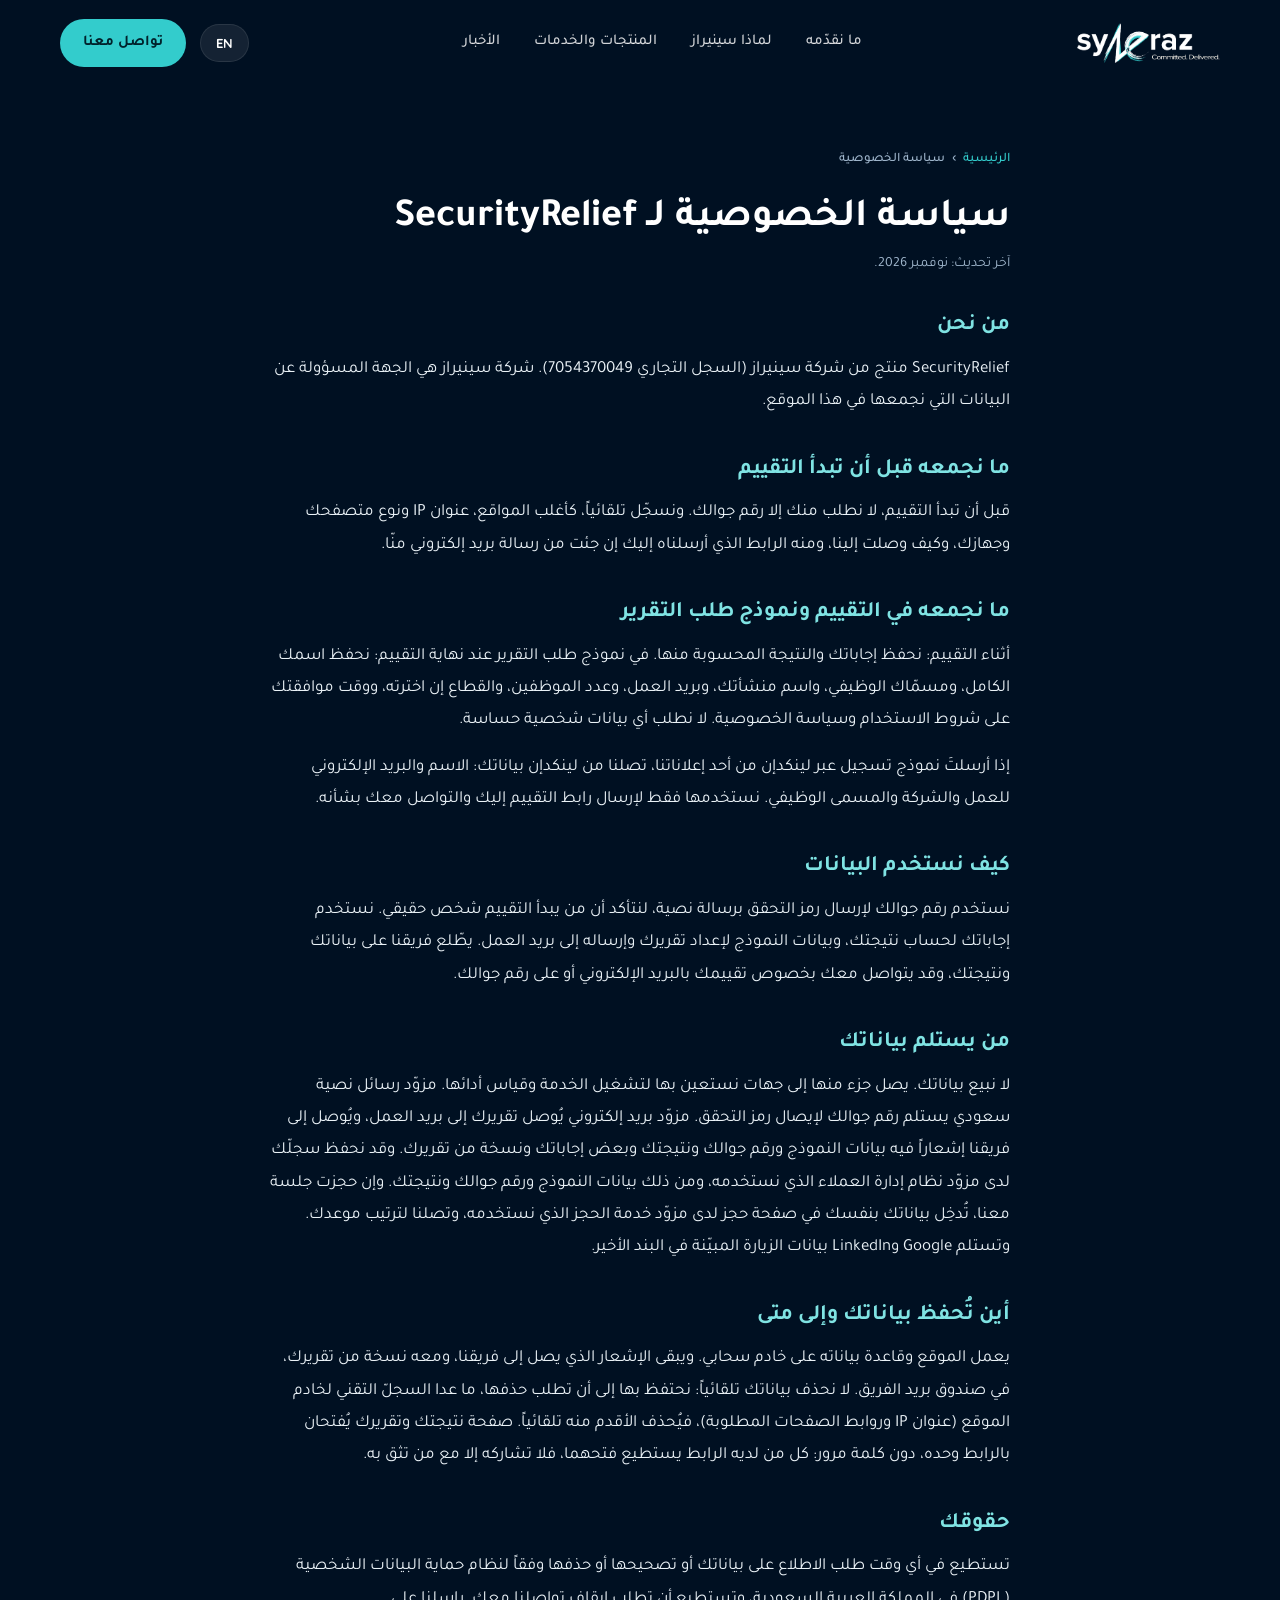
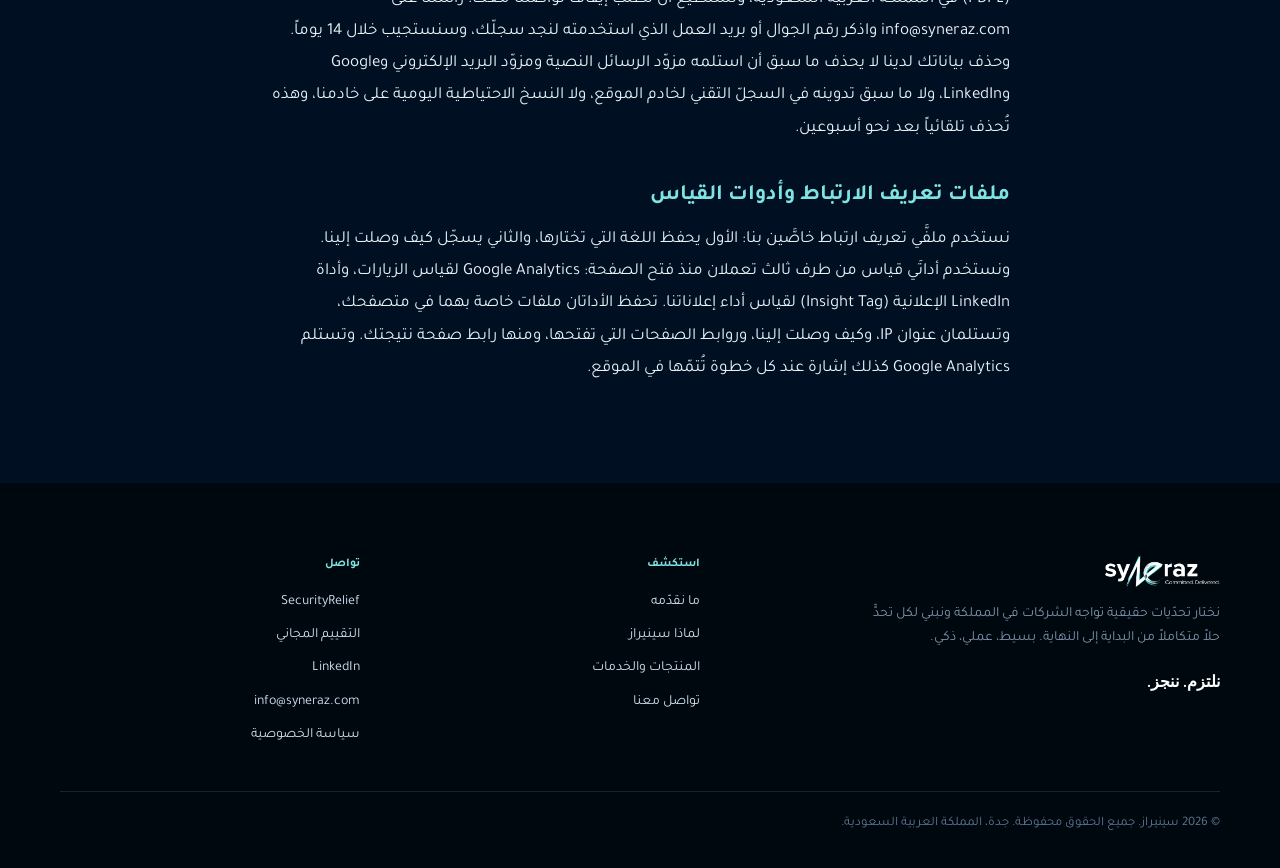
<file: ar/privacy/index.html>
<!doctype html>
<html lang="ar" dir="rtl">
<head>
<meta charset="utf-8">
<meta name="viewport" content="width=device-width, initial-scale=1">
<title>سياسة الخصوصية لـ SecurityRelief | سينيراز</title>
<meta name="description" content="كيف تجمع SecurityRelief، منتج من سينيراز، بياناتك وتستخدمها وتحميها.">
<link rel="canonical" href="https://syneraz.com/ar/privacy/">
<link rel="alternate" hreflang="ar" href="https://syneraz.com/ar/privacy/">
<link rel="alternate" hreflang="en" href="https://syneraz.com/privacy/">
<link rel="alternate" hreflang="x-default" href="https://syneraz.com/privacy/">
<meta name="theme-color" content="#001022">
<link rel="icon" href="../../assets/img/favicon.ico" sizes="any">
<link rel="icon" type="image/png" sizes="32x32" href="../../assets/img/favicon-32.png">
<link rel="apple-touch-icon" href="../../assets/img/apple-touch-icon.png">
<link rel="preconnect" href="https://fonts.googleapis.com">
<link rel="preconnect" href="https://fonts.gstatic.com" crossorigin>
<link href="https://fonts.googleapis.com/css2?family=Tajawal:wght@400;500;700&family=Quicksand:wght@500;600;700&display=swap" rel="stylesheet">
<link rel="stylesheet" href="../../assets/css/styles.css">
<style>
/* --- privacy page (scoped) --- */
.article{padding:150px 0 84px}
.article .wrap{max-width:820px}
.breadcrumb{font-size:13px;color:var(--muted);margin-bottom:22px;font-weight:500}
.breadcrumb a{color:var(--teal)}
.breadcrumb span{margin:0 7px;color:var(--muted)}
.article h1{font-size:40px;color:#fff;margin-bottom:8px;line-height:1.3;letter-spacing:0}
.updated{font-size:14px;color:var(--muted);margin-bottom:30px}
.prose h2{font-size:22px;color:var(--teal-soft);margin:36px 0 12px;line-height:1.4;letter-spacing:0}
.prose p{font-size:17px;color:var(--txt);line-height:1.9;margin-bottom:14px}
.prose a{color:var(--teal)}
@media(max-width:680px){.article{padding-top:120px}.article h1{font-size:29px}.prose h2{font-size:20px}}
</style>
</head>
<body>
<header id="hdr">
  <div class="wrap nav">
    <a class="logo" href="../" aria-label="سينيراز — الصفحة الرئيسية"><img src="../../assets/img/syneraz-logo-reversed.png" alt="Syneraz"></a>
    <nav aria-label="رئيسية"><ul>
      <li><a href="../#what">ما نقدّمه</a></li>
      <li><a href="../#why">لماذا سينيراز</a></li>
      <li><a href="../#product">المنتجات والخدمات</a></li>
      <li><a href="../#latest">الأخبار</a></li>
    </ul></nav>
    <div class="nav-right">
      <a class="lang" href="../../privacy/" aria-label="Switch to English" lang="en">EN</a>
      <a href="../#contact" class="btn teal" style="padding:11px 22px">تواصل معنا</a>
      <button class="menu-btn" id="menuBtn" aria-label="القائمة" aria-expanded="false"><svg viewBox="0 0 24 24"><path d="M3 6h18M3 12h18M3 18h18" stroke-linecap="round"/></svg></button>
    </div>
  </div>
  <div class="mobile-nav" id="mobileNav">
    <a href="../#what">ما نقدّمه</a><a href="../#why">لماذا سينيراز</a><a href="../#product">المنتجات والخدمات</a><a href="../#latest">الأخبار</a><a href="../#contact">تواصل معنا</a>
  </div>
</header>

<main class="article">
  <div class="wrap">
    <nav class="breadcrumb" aria-label="مسار التنقل">
      <a href="../">الرئيسية</a><span>›</span>سياسة الخصوصية
    </nav>
    <h1>سياسة الخصوصية لـ SecurityRelief</h1>
    <p class="updated">آخر تحديث: نوفمبر 2026.</p>
    <div class="prose">
      <h2>من نحن</h2>
      <p>SecurityRelief منتج من شركة سينيراز (السجل التجاري 7054370049). شركة سينيراز هي الجهة المسؤولة عن البيانات التي نجمعها في هذا الموقع.</p>
      <h2>ما نجمعه قبل أن تبدأ التقييم</h2>
      <p>قبل أن تبدأ التقييم، لا نطلب منك إلا رقم جوالك. ونسجّل تلقائياً، كأغلب المواقع، عنوان IP ونوع متصفحك وجهازك، وكيف وصلت إلينا، ومنه الرابط الذي أرسلناه إليك إن جئت من رسالة بريد إلكتروني منّا.</p>
      <h2>ما نجمعه في التقييم ونموذج طلب التقرير</h2>
      <p>أثناء التقييم: نحفظ إجاباتك والنتيجة المحسوبة منها. في نموذج طلب التقرير عند نهاية التقييم: نحفظ اسمك الكامل، ومسمّاك الوظيفي، واسم منشأتك، وبريد العمل، وعدد الموظفين، والقطاع إن اخترته، ووقت موافقتك على شروط الاستخدام وسياسة الخصوصية. لا نطلب أي بيانات شخصية حساسة.</p>
      <p>إذا أرسلتَ نموذج تسجيل عبر لينكدإن من أحد إعلاناتنا، تصلنا من لينكدإن بياناتك: الاسم والبريد الإلكتروني للعمل والشركة والمسمى الوظيفي. نستخدمها فقط لإرسال رابط التقييم إليك والتواصل معك بشأنه.</p>
      <h2>كيف نستخدم البيانات</h2>
      <p>نستخدم رقم جوالك لإرسال رمز التحقق برسالة نصية، لنتأكد أن من يبدأ التقييم شخص حقيقي. نستخدم إجاباتك لحساب نتيجتك، وبيانات النموذج لإعداد تقريرك وإرساله إلى بريد العمل. يطّلع فريقنا على بياناتك ونتيجتك، وقد يتواصل معك بخصوص تقييمك بالبريد الإلكتروني أو على رقم جوالك.</p>
      <h2>من يستلم بياناتك</h2>
      <p>لا نبيع بياناتك. يصل جزء منها إلى جهات نستعين بها لتشغيل الخدمة وقياس أدائها. مزوّد رسائل نصية سعودي يستلم رقم جوالك لإيصال رمز التحقق. مزوّد بريد إلكتروني يُوصل تقريرك إلى بريد العمل، ويُوصل إلى فريقنا إشعاراً فيه بيانات النموذج ورقم جوالك ونتيجتك وبعض إجاباتك ونسخة من تقريرك. وقد نحفظ سجلّك لدى مزوّد نظام إدارة العملاء الذي نستخدمه، ومن ذلك بيانات النموذج ورقم جوالك ونتيجتك. وإن حجزت جلسة معنا، تُدخِل بياناتك بنفسك في صفحة حجز لدى مزوّد خدمة الحجز الذي نستخدمه، وتصلنا لترتيب موعدك. وتستلم Google وLinkedIn بيانات الزيارة المبيّنة في البند الأخير.</p>
      <h2>أين تُحفظ بياناتك وإلى متى</h2>
      <p>يعمل الموقع وقاعدة بياناته على خادم سحابي. ويبقى الإشعار الذي يصل إلى فريقنا، ومعه نسخة من تقريرك، في صندوق بريد الفريق. لا نحذف بياناتك تلقائياً: نحتفظ بها إلى أن تطلب حذفها، ما عدا السجلّ التقني لخادم الموقع (عنوان IP وروابط الصفحات المطلوبة)، فيُحذف الأقدم منه تلقائياً. صفحة نتيجتك وتقريرك يُفتحان بالرابط وحده، دون كلمة مرور: كل من لديه الرابط يستطيع فتحهما، فلا تشاركه إلا مع من تثق به.</p>
      <h2>حقوقك</h2>
      <p>تستطيع في أي وقت طلب الاطلاع على بياناتك أو تصحيحها أو حذفها وفقاً لنظام حماية البيانات الشخصية (PDPL) في المملكة العربية السعودية، وتستطيع أن تطلب إيقاف تواصلنا معك. راسلنا على info@syneraz.com واذكر رقم الجوال أو بريد العمل الذي استخدمته لنجد سجلّك، وسنستجيب خلال 14 يوماً. وحذف بياناتك لدينا لا يحذف ما سبق أن استلمه مزوّد الرسائل النصية ومزوّد البريد الإلكتروني وGoogle وLinkedIn، ولا ما سبق تدوينه في السجلّ التقني لخادم الموقع، ولا النسخ الاحتياطية اليومية على خادمنا، وهذه تُحذف تلقائياً بعد نحو أسبوعين.</p>
      <h2>ملفات تعريف الارتباط وأدوات القياس</h2>
      <p>نستخدم ملفَّي تعريف ارتباط خاصَّين بنا: الأول يحفظ اللغة التي تختارها، والثاني يسجّل كيف وصلت إلينا. ونستخدم أداتَي قياس من طرف ثالث تعملان منذ فتح الصفحة: Google Analytics لقياس الزيارات، وأداة LinkedIn الإعلانية (Insight Tag) لقياس أداء إعلاناتنا. تحفظ الأداتان ملفات خاصة بهما في متصفحك، وتستلمان عنوان IP، وكيف وصلت إلينا، وروابط الصفحات التي تفتحها، ومنها رابط صفحة نتيجتك. وتستلم Google Analytics كذلك إشارة عند كل خطوة تُتمّها في الموقع.</p>
    </div>
  </div>
</main>

<footer>
  <div class="wrap">
    <div class="ftop">
      <div class="fbrand">
        <img class="flogo" src="../../assets/img/syneraz-logo-reversed.png" alt="Syneraz">
        <p>نختار تحدّيات حقيقية تواجه الشركات في المملكة ونبني لكل تحدٍّ حلاً متكاملاً من البداية إلى النهاية. بسيط، عملي، ذكي.</p>
        <div class="fsig">نلتزم. ننجز.</div>
      </div>
      <div class="fcol">
        <h5>استكشف</h5>
        <nav aria-label="روابط الاستكشاف">
          <a href="../#what">ما نقدّمه</a>
          <a href="../#why">لماذا سينيراز</a>
          <a href="../#product">المنتجات والخدمات</a>
          <a href="../#contact">تواصل معنا</a>
        </nav>
      </div>
      <div class="fcol">
        <h5>تواصل</h5>
        <nav aria-label="روابط التواصل">
          <a href="https://securityrelief.com" target="_blank" rel="noopener">SecurityRelief</a>
          <a href="https://assessment.securityrelief.com" target="_blank" rel="noopener">التقييم المجاني</a>
          <a href="https://www.linkedin.com/company/syneraz" target="_blank" rel="noopener">LinkedIn</a>
          <a href="mailto:info@syneraz.com">info@syneraz.com</a>
          <a href="./">سياسة الخصوصية</a>
        </nav>
      </div>
    </div>
    <div class="copy">© 2026 سينيراز. جميع الحقوق محفوظة. جدة، المملكة العربية السعودية.</div>
  </div>
</footer>
<script src="../../assets/js/site.js" defer></script>
</body>
</html>
</file>
<file: assets/css/styles.css>
:root{
  --navy:#003366; --bg:#001022; --bg2:#001627; --panel:#04223E; --navy-2:#00264D;
  --teal:#33CCCC; --teal-soft:#7FE3E3; --teal-deep:#16a3a3;
  --txt:#EAF2F7; --muted:#9FB6CC; --line:rgba(255,255,255,.09);
  --sr-royal:#20409A; --sr-sky:#4694C8;
  --maxw:1240px;
}
*{box-sizing:border-box;margin:0;padding:0}
html{scroll-behavior:smooth}
body{font-family:"Inter",sans-serif;color:var(--txt);background:var(--bg);line-height:1.6;-webkit-font-smoothing:antialiased;overflow-x:hidden}
a{color:inherit;text-decoration:none}
h1,h2,h3,h4{font-family:"Quicksand",sans-serif}
.wrap{max-width:var(--maxw);margin:0 auto;padding:0 40px}
.btn{display:inline-flex;align-items:center;gap:10px;font-weight:700;font-size:15px;border-radius:999px;padding:15px 30px;cursor:pointer;border:1.5px solid transparent;transition:transform .25s,box-shadow .25s,border-color .25s}
.btn:active{transform:translateY(1px)}
.btn.teal{background:var(--teal);color:#00222b}
.btn.teal:hover{transform:translateY(-2px);box-shadow:0 16px 34px -14px rgba(51,204,204,.65)}
.btn.ghost{background:transparent;color:#fff;border-color:rgba(255,255,255,.22)}
.btn.ghost:hover{border-color:var(--teal)}
.btn.srfill{background:var(--sr-royal);color:#fff}.btn.srfill:hover{transform:translateY(-2px);box-shadow:0 16px 34px -16px rgba(32,64,154,.7)}
.btn.srline{background:#fff;color:var(--sr-royal);border-color:#d3e0f4}.btn.srline:hover{border-color:var(--sr-sky)}
.reveal{opacity:0;transform:translateY(30px);transition:opacity .85s cubic-bezier(.2,.7,.2,1),transform .85s cubic-bezier(.2,.7,.2,1)}
.reveal.in{opacity:1;transform:none}
.reveal.d1{transition-delay:.09s}.reveal.d2{transition-delay:.18s}.reveal.d3{transition-delay:.27s}
@media (prefers-reduced-motion:reduce){.reveal{opacity:1;transform:none;transition:none}*{animation:none!important}html{scroll-behavior:auto}}

.eyebrow{display:inline-flex;align-items:center;gap:11px;font-family:"Quicksand";font-weight:700;letter-spacing:3px;font-size:12px;text-transform:uppercase;color:var(--teal-soft);margin-bottom:18px}
.eyebrow::before{content:"";width:22px;height:20px;flex:none;background:url("../img/hero-monogram.png") no-repeat center/contain}
h2{font-weight:700;font-size:clamp(34px,5vw,60px);line-height:1.08;letter-spacing:-1.5px;color:#fff}
.lead{font-size:18px;color:var(--muted);max-width:560px}
.brushword{color:var(--teal)}

/* HEADER */
header{position:fixed;inset-inline:0;top:0;z-index:80;transition:.3s;background:transparent}
.nav{display:flex;align-items:center;justify-content:space-between;height:86px;transition:.3s}
.logo img{height:40px;display:block}
nav ul{display:flex;gap:34px;list-style:none}
nav ul a{font-weight:500;color:rgba(255,255,255,.82);font-size:15px;position:relative}
nav ul a::after{content:"";position:absolute;inset-inline:0;bottom:-7px;height:2px;background:var(--teal);border-radius:2px;opacity:0;transform:scaleX(.3);transition:.25s;transform-origin:center}
nav ul a:hover{color:#fff}nav ul a:hover::after{opacity:.95;transform:scaleX(1)}
.nav-right{display:flex;align-items:center;gap:14px}
.lang{background:rgba(255,255,255,.08);border:1px solid var(--line);border-radius:999px;padding:8px 15px;font-family:"Quicksand";font-weight:700;font-size:13px;color:#fff;cursor:pointer}
.menu-btn{display:none;background:none;border:1px solid var(--line);border-radius:10px;width:42px;height:42px;cursor:pointer}
.menu-btn svg{width:22px;height:22px;stroke:#fff;fill:none;stroke-width:2}
header.scrolled{background:rgba(0,17,31,.9);backdrop-filter:blur(16px);border-bottom:1px solid var(--line)}
header.scrolled .nav{height:70px}

/* HERO — Lovable background (two soft glows on deep navy) + smaller static monogram */
.hero{position:relative;min-height:100vh;min-height:100dvh;display:flex;align-items:center;overflow:hidden;padding-top:86px;
  background:
    radial-gradient(120% 90% at 78% 12%, rgba(0,85,108,.55) 0%, transparent 55%),
    radial-gradient(90% 80% at 10% 90%, rgba(0,119,128,.32) 0%, transparent 60%),
    var(--bg)}
/* dotted grid overlay (Lovable uses dots, not lines) */
.grid-ov{position:absolute;inset:0;z-index:0;
  background-image:radial-gradient(rgba(255,255,255,.04) 1px,transparent 1px);
  background-size:60px 60px;
  mask-image:radial-gradient(circle at 25% 30%,#000,transparent 72%);-webkit-mask-image:radial-gradient(circle at 25% 30%,#000,transparent 72%)}
/* monogram: smaller, static, positioned off the right edge */
.hero-mono{position:absolute;top:50%;inset-inline-end:0;transform:translateY(-50%);width:50%;max-width:680px;z-index:1;
  filter:drop-shadow(0 30px 60px rgba(0,0,0,.45));pointer-events:none}
.hero .wrap{position:relative;z-index:2;width:100%}
.hero .sig{font-family:"Quicksand";font-weight:700;letter-spacing:4px;font-size:13px;color:var(--teal-soft);margin-bottom:20px}
.hero h1{font-weight:700;font-size:clamp(44px,7vw,88px);line-height:1.02;letter-spacing:-2px;color:#fff;margin-bottom:26px;max-width:760px}
.hero h1 .t{color:var(--teal)}
.hero p{font-size:20px;color:#c4d4e6;max-width:480px;margin-bottom:34px}
.hero .cta{display:flex;gap:14px;flex-wrap:wrap}

/* WHAT — our model */
.do{padding:120px 0}
.do .head{display:grid;grid-template-columns:1.2fr 1fr;gap:50px;align-items:end;margin-bottom:30px}
.principles{display:grid;grid-template-columns:repeat(3,1fr);gap:0;border-top:1px solid var(--line);margin-top:40px}
.principle{padding:40px 32px 30px 0;border-inline-end:1px solid var(--line)}
.principle:nth-child(2){padding-inline-start:32px}
.principle:last-child{border-inline-end:none;padding-inline-start:32px}
.principle .n{font-family:"Quicksand";font-weight:700;font-size:15px;color:var(--teal);letter-spacing:2px;margin-bottom:14px}
.principle h3{font-weight:700;font-size:24px;color:#fff;margin-bottom:8px}
.principle p{color:var(--muted);font-size:16px}

/* PRODUCTS & SERVICES — 3-card grid */
.ps{padding:120px 0;background:linear-gradient(180deg,var(--bg),var(--bg2))}
.ps .head{text-align:center;margin-bottom:54px}
.ps .head .eyebrow{justify-content:center}
.ps .head .lead{margin:0 auto}
.ps-grid{display:grid;grid-template-columns:1.4fr 1fr 1fr;gap:24px;align-items:stretch}
.pcard{border-radius:24px;padding:38px;display:flex;flex-direction:column;transition:transform .25s;position:relative;overflow:hidden}
.pcard.feature{background:#fff;border:1px solid #dbe6f5}
.pcard.feature::after{content:"";position:absolute;width:240px;height:240px;border-radius:50%;background:radial-gradient(circle,rgba(70,148,200,.16),transparent 60%);top:-90px;inset-inline-end:-60px}
.pcard.soon{background:rgba(255,255,255,.04);border:1px dashed rgba(255,255,255,.18)}
.pcard:hover{transform:translateY(-6px)}
.tagx{align-self:flex-start;display:inline-flex;align-items:center;gap:7px;font-family:"Quicksand";font-weight:700;font-size:11px;letter-spacing:1px;padding:6px 13px;border-radius:999px;margin-bottom:18px;position:relative;z-index:1}
.tag-live{background:#E6FAFA;color:var(--teal-deep)}
.tag-live .livedot{width:7px;height:7px;border-radius:50%;background:var(--teal-deep)}
.tag-soon{background:rgba(255,255,255,.08);color:var(--teal-soft)}
.sr-lockup{height:52px;width:auto;max-width:100%;object-fit:contain;margin:2px 0 14px;display:block;position:relative;z-index:1}
.pcard.feature h3{color:var(--sr-royal)}
.pcard.feature p{color:#46536e}
.pcard.soon h3{color:#fff}
.pcard.soon p{color:var(--muted)}
.pcard h3{font-weight:700;font-size:22px;margin-bottom:8px;position:relative;z-index:1}
.pcard p{font-size:15px;margin-bottom:auto;position:relative;z-index:1}
.pcard .cta{display:flex;gap:10px;flex-wrap:wrap;margin-top:22px;position:relative;z-index:1}
.pcard .ic{width:46px;height:46px;border-radius:13px;background:rgba(51,204,204,.12);display:flex;align-items:center;justify-content:center;margin-bottom:16px}
.pcard .ic svg{width:24px;height:24px;stroke:var(--teal);fill:none;stroke-width:2}

/* WHY SYNERAZ — three benefit cards (distinct from the line-divided bands) */
.why{padding:110px 0;background:var(--bg2)}
.why-head{margin-bottom:46px;max-width:680px}
.why .grid{display:grid;grid-template-columns:repeat(3,1fr);gap:22px}
.stat{position:relative;overflow:hidden;padding:38px 34px 34px;border:1px solid var(--line);border-radius:22px;
  background:linear-gradient(160deg,rgba(255,255,255,.04),rgba(255,255,255,.015));transition:transform .25s,border-color .25s}
.stat:hover{transform:translateY(-6px);border-color:rgba(127,227,227,.3)}
.stat::after{content:"";position:absolute;width:150px;height:150px;border-radius:50%;
  background:radial-gradient(circle,rgba(51,204,204,.12),transparent 62%);top:-60px;inset-inline-end:-40px;pointer-events:none}
.stat .qn{font-family:"Quicksand";font-weight:700;font-size:15px;color:var(--teal);letter-spacing:1px;margin-bottom:20px;display:block}
.stat .big{font-family:"Quicksand";font-weight:700;font-size:clamp(22px,2.4vw,27px);color:#fff;line-height:1.18;margin-bottom:12px}
.stat p{color:var(--muted);font-size:15px;position:relative}

/* HOW */
.how{padding:120px 0;background:var(--bg2)}
.how .top{display:grid;grid-template-columns:1.1fr .9fr;gap:50px;align-items:center;margin-bottom:50px}
/* statement card — teal-tinted glass with a clear accent edge */
.how-glass{position:relative;border-radius:22px;padding:38px 38px 38px 42px;overflow:hidden;
  background:linear-gradient(145deg,rgba(51,204,204,.16),rgba(2,42,77,.5));
  border:1px solid rgba(127,227,227,.32);
  -webkit-backdrop-filter:blur(14px);backdrop-filter:blur(14px);
  box-shadow:inset 0 1px 0 rgba(255,255,255,.18), 0 36px 70px -34px rgba(0,0,0,.7)}
/* teal accent bar on the start edge */
.how-glass::after{content:"";position:absolute;inset-inline-start:0;top:22px;bottom:22px;width:4px;border-radius:4px;background:var(--teal)}
.how-glass::before{content:"";position:absolute;width:200px;height:200px;border-radius:50%;
  background:radial-gradient(circle,rgba(51,204,204,.30),transparent 60%);top:-80px;inset-inline-end:-60px;pointer-events:none}
.how-glass p{font-size:20px;line-height:1.6;color:#eaf4f9;position:relative;z-index:1;margin:0}
.how-glass .g{color:var(--teal);font-weight:700}
.steps{display:grid;grid-template-columns:repeat(3,1fr);border-top:1px solid var(--line)}
.step{padding:34px 30px 14px 0;border-inline-end:1px solid var(--line)}
.step:nth-child(2){padding-inline-start:30px}
.step:last-child{border-inline-end:none;padding-inline-start:30px}
.step .k{font-family:"Quicksand";font-weight:700;font-size:34px;color:var(--teal);line-height:1;margin-bottom:18px;display:block}
.step h4{font-size:21px;color:#fff;margin-bottom:8px}
.step p{color:var(--muted);font-size:15px}

/* LATEST / NEWS */
.latest{padding:120px 0;background:var(--bg)}
.latest .head{display:grid;grid-template-columns:1fr auto;gap:30px;align-items:end;margin-bottom:46px}
.latest .head .lead{margin-top:8px}
.news-grid{display:grid;grid-template-columns:repeat(3,1fr);gap:22px}
.news{position:relative;display:flex;flex-direction:column;border:1px solid var(--line);border-radius:20px;padding:30px;background:rgba(255,255,255,.025);transition:transform .25s,border-color .25s}
.news:hover{transform:translateY(-6px);border-color:rgba(127,227,227,.35)}
.news .meta{display:flex;align-items:center;gap:10px;margin-bottom:16px}
.news .pill{font-family:"Quicksand";font-weight:700;font-size:11px;letter-spacing:1px;text-transform:uppercase;color:var(--teal-deep);background:#E6FAFA;padding:5px 11px;border-radius:999px}
.news .date{font-size:12px;color:var(--muted);letter-spacing:.5px}
.news h4{font-size:19px;color:#fff;margin-bottom:10px;line-height:1.3}
.news p{color:var(--muted);font-size:15px;margin-bottom:auto}
.news .more{margin-top:20px;font-family:"Quicksand";font-weight:700;font-size:13px;color:var(--teal);display:inline-flex;align-items:center;gap:7px}
.news .more svg{width:15px;height:15px;stroke:var(--teal);fill:none;stroke-width:2;transition:transform .2s}
.news:hover .more svg{transform:translateX(4px)}
.li-cta{position:relative;overflow:hidden;margin-top:30px;display:flex;align-items:center;justify-content:space-between;gap:24px;flex-wrap:wrap;
  border:1px solid rgba(127,227,227,.22);border-radius:20px;padding:30px 36px;
  background:linear-gradient(135deg,rgba(51,204,204,.08),rgba(255,255,255,.02))}
/* faint Syneraz monogram watermark filling the band */
.li-cta::after{content:"";position:absolute;inset-inline-end:150px;top:50%;transform:translateY(-50%);
  width:230px;height:200px;background:url("../img/hero-monogram.png") no-repeat center/contain;opacity:.07;pointer-events:none}
.li-cta .left{display:flex;align-items:center;gap:18px;position:relative;z-index:1}
.li-cta .li-ic{width:46px;height:46px;flex:none;border-radius:12px;background:var(--teal);display:flex;align-items:center;justify-content:center}
.li-cta .li-ic svg{width:24px;height:24px;fill:#00263b}
.li-cta .t{font-family:"Quicksand";font-weight:700;font-size:19px;color:#fff}
.li-cta .t span{color:var(--teal-soft);font-weight:500;font-size:15px;display:block;margin-top:4px;font-family:"Inter"}
.li-cta .btn{position:relative;z-index:1}

/* CONTACT */
.contact{padding:120px 0;background:radial-gradient(120% 100% at 50% 0%,#013a63,var(--bg2));position:relative;overflow:hidden}
.contact::after{content:"";position:absolute;width:560px;height:560px;border-radius:50%;background:radial-gradient(circle,rgba(51,204,204,.18),transparent 62%);filter:blur(50px);bottom:-260px;inset-inline-end:-120px}
.contact .inner{position:relative;z-index:2;display:grid;grid-template-columns:1fr 1fr;gap:60px;align-items:center}
.contact h2{margin-bottom:14px}
.contact .ci{margin-top:22px}
.contact .ci a,.contact .ci .rowi{display:flex;align-items:center;gap:14px;padding:14px 0;border-bottom:1px solid var(--line);color:var(--muted);font-size:16px;transition:.2s}
.contact .ci a:hover{color:var(--teal)}
.contact .ci .k{font-family:"Quicksand";font-size:12px;letter-spacing:1px;color:var(--teal-soft);text-transform:uppercase;flex:none}
form{display:grid;gap:14px;background:rgba(255,255,255,.04);border:1px solid var(--line);border-radius:24px;padding:34px;backdrop-filter:blur(10px)}
.field{display:grid;gap:6px}.field label{font-size:13px;color:var(--teal-soft);font-weight:600}
input,textarea,select{font-family:"Inter";font-size:16px;padding:15px 18px;border:1px solid var(--line);border-radius:12px;background:rgba(255,255,255,.05);color:#fff;width:100%}
input::placeholder,textarea::placeholder{color:#8fa6bd}
select{color:#cfe0ee}select option{color:#012}
input:focus,textarea:focus,select:focus{outline:none;border-color:var(--teal)}
textarea{min-height:110px;resize:vertical}
:focus-visible{outline:3px solid var(--teal);outline-offset:3px}

footer{background:#00080f;color:#9fb6cc;padding:72px 0 34px}
footer .ftop{display:grid;grid-template-columns:1.6fr 1fr 1fr;gap:40px;margin-bottom:44px}
footer .flogo{height:32px;display:block;margin-bottom:16px}
footer .fbrand p{font-size:14px;max-width:360px;color:#7e93ab;line-height:1.7}
footer .fsig{font-family:"Quicksand";letter-spacing:4px;color:#fff;font-size:13px;margin-top:18px}
footer .fcol h5{font-family:"Quicksand";font-weight:700;font-size:12px;letter-spacing:1.5px;text-transform:uppercase;color:var(--teal-soft);margin-bottom:16px}
footer .fcol nav{display:flex;flex-direction:column;gap:11px}
footer .fcol a{color:#cfe0ee;font-size:14px;transition:color .2s}
footer .fcol a:hover{color:var(--teal)}
footer .copy{border-top:1px solid #102536;padding-top:22px;font-size:13px;color:#5f7491}

.mobile-nav{display:none;flex-direction:column;background:rgba(0,8,15,.98);padding:10px 40px 20px}
.mobile-nav a{padding:13px 0;color:#fff;border-bottom:1px solid var(--line);font-weight:500}
.mobile-nav.open{display:flex}
.mocktag{position:fixed;bottom:14px;inset-inline-start:14px;background:var(--teal);color:#012;font-weight:700;font-size:11px;padding:7px 14px;border-radius:999px;z-index:99;font-family:"Quicksand"}
@media(max-width:900px){
  .wrap{padding:0 24px}
  .hero-mono{opacity:.18;width:90%;inset-inline-end:-20%}
  .hero h1{font-size:clamp(40px,9vw,60px)}
  .do .head,.ps-grid,.principles,.why .grid,.how .top,.contact .inner,.steps,.news-grid,.latest .head,footer .ftop{grid-template-columns:1fr}
  footer .ftop{gap:32px}
  .principle,.step{border-inline-end:none;border-bottom:1px solid var(--line);padding-inline-start:0!important;padding:28px 0}
  .step:last-child{border-bottom:none}
  nav ul{display:none}.menu-btn{display:inline-flex;align-items:center;justify-content:center}
  .nav-right .btn{display:none}
}

/* ── Arabic / RTL refinements — same stylesheet, no fork (layout already uses logical properties) ── */
/* Tajawal for Arabic; Latin display can stay Quicksand for any Latin words. */
html[lang="ar"] body{font-family:"Tajawal","Inter",sans-serif}
html[lang="ar"] h1,html[lang="ar"] h2,html[lang="ar"] h3,html[lang="ar"] h4,html[lang="ar"] h5{font-family:"Tajawal","Quicksand",sans-serif}
html[lang="ar"] .eyebrow,html[lang="ar"] .principle .n,html[lang="ar"] .stat .qn,
html[lang="ar"] .tagx,html[lang="ar"] .news .pill,html[lang="ar"] footer .fcol h5,
html[lang="ar"] .field label,html[lang="ar"] .contact .ci .k{font-family:"Tajawal",sans-serif}
/* Arabic script is cursive: letter-spacing breaks letter joining — neutralize it on every spaced run. */
html[lang="ar"] .eyebrow,html[lang="ar"] .hero .sig,html[lang="ar"] .sig,
html[lang="ar"] .principle .n,html[lang="ar"] .stat .qn,html[lang="ar"] .step .k,
html[lang="ar"] .tagx,html[lang="ar"] .news .pill,html[lang="ar"] .news .date,
html[lang="ar"] .fsig,html[lang="ar"] footer .fcol h5,
html[lang="ar"] h1,html[lang="ar"] h2,html[lang="ar"] .contact .ci .k{letter-spacing:normal}
/* Latin negative tracking on headings is for Latin glyphs only; reset for Arabic. */
html[lang="ar"] h2,html[lang="ar"] .hero h1{letter-spacing:0}
/* Arabic at Latin kicker/signature sizes reads too small; bump size + weight for legibility. */
html[lang="ar"] .eyebrow{font-size:15px;font-weight:700}
html[lang="ar"] .hero .sig{font-size:20px;font-weight:700}
html[lang="ar"] .fsig{font-size:16px;font-weight:700}
</file>
